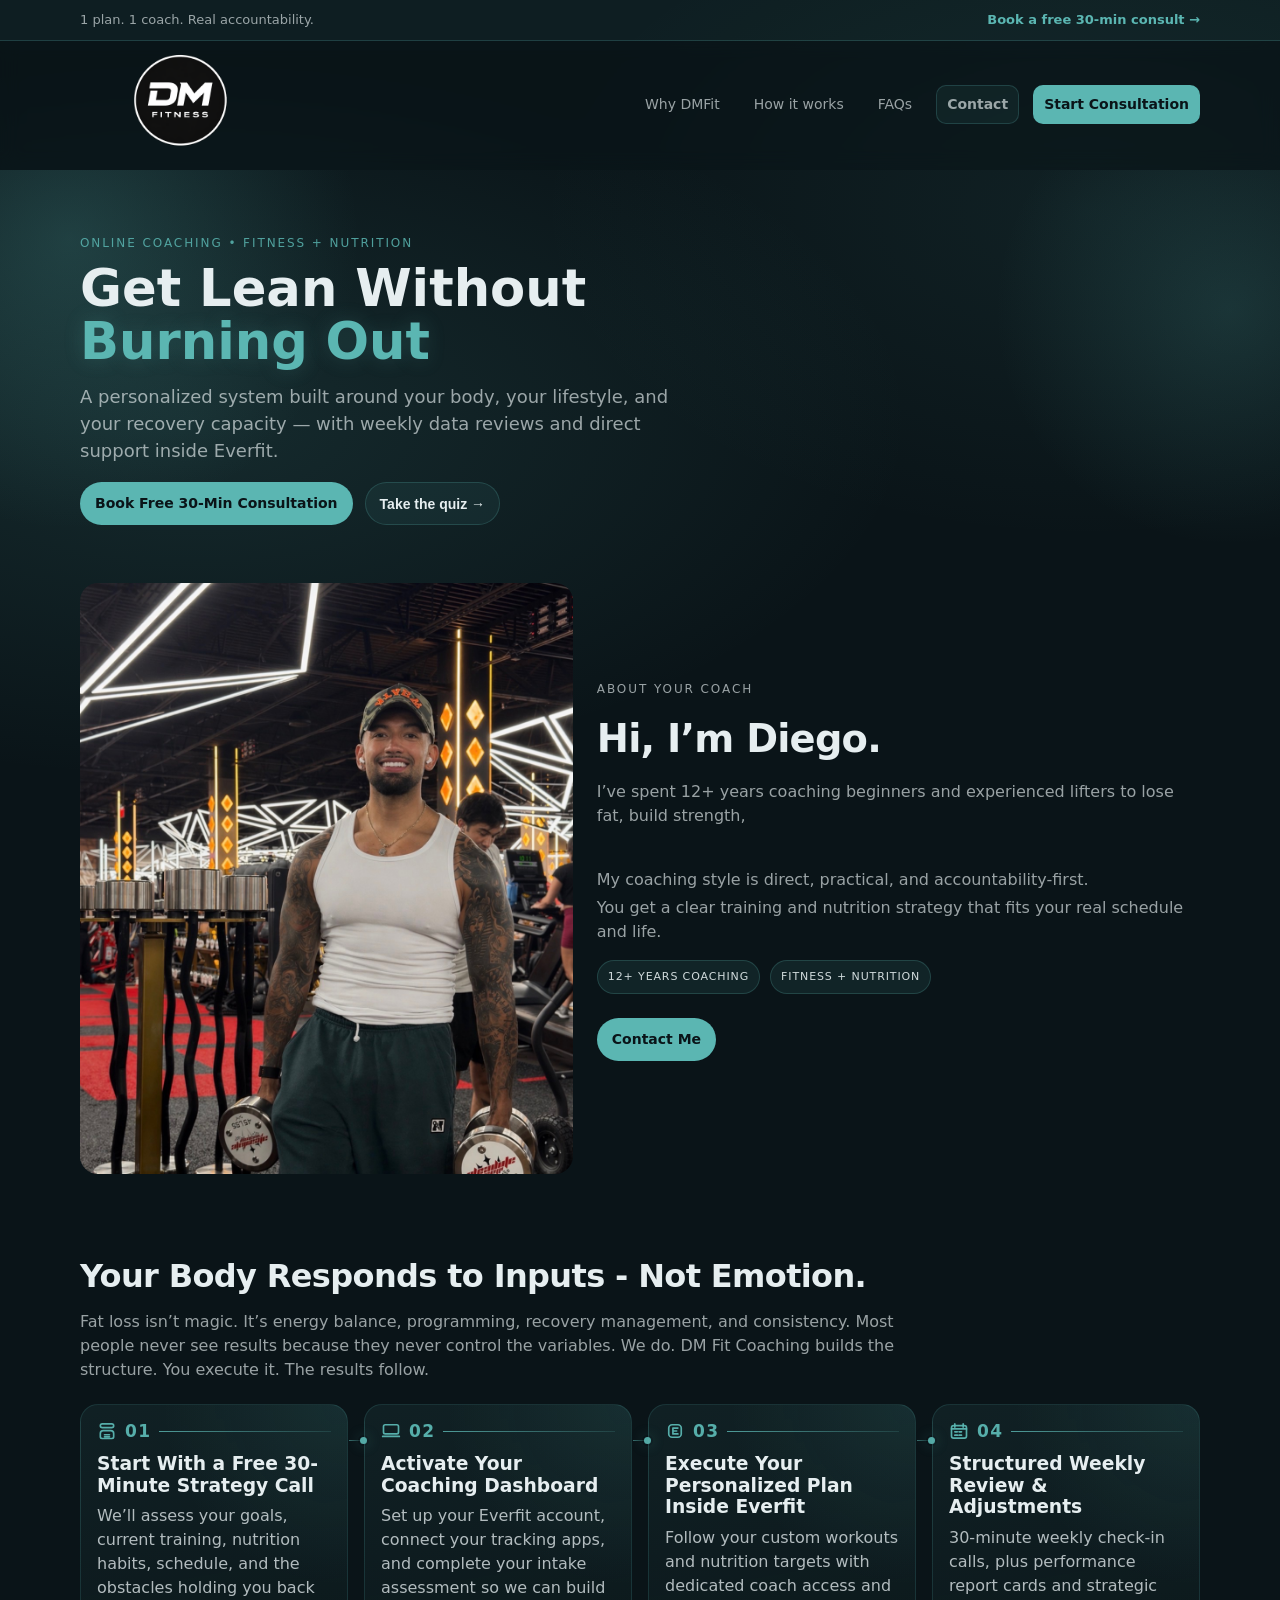
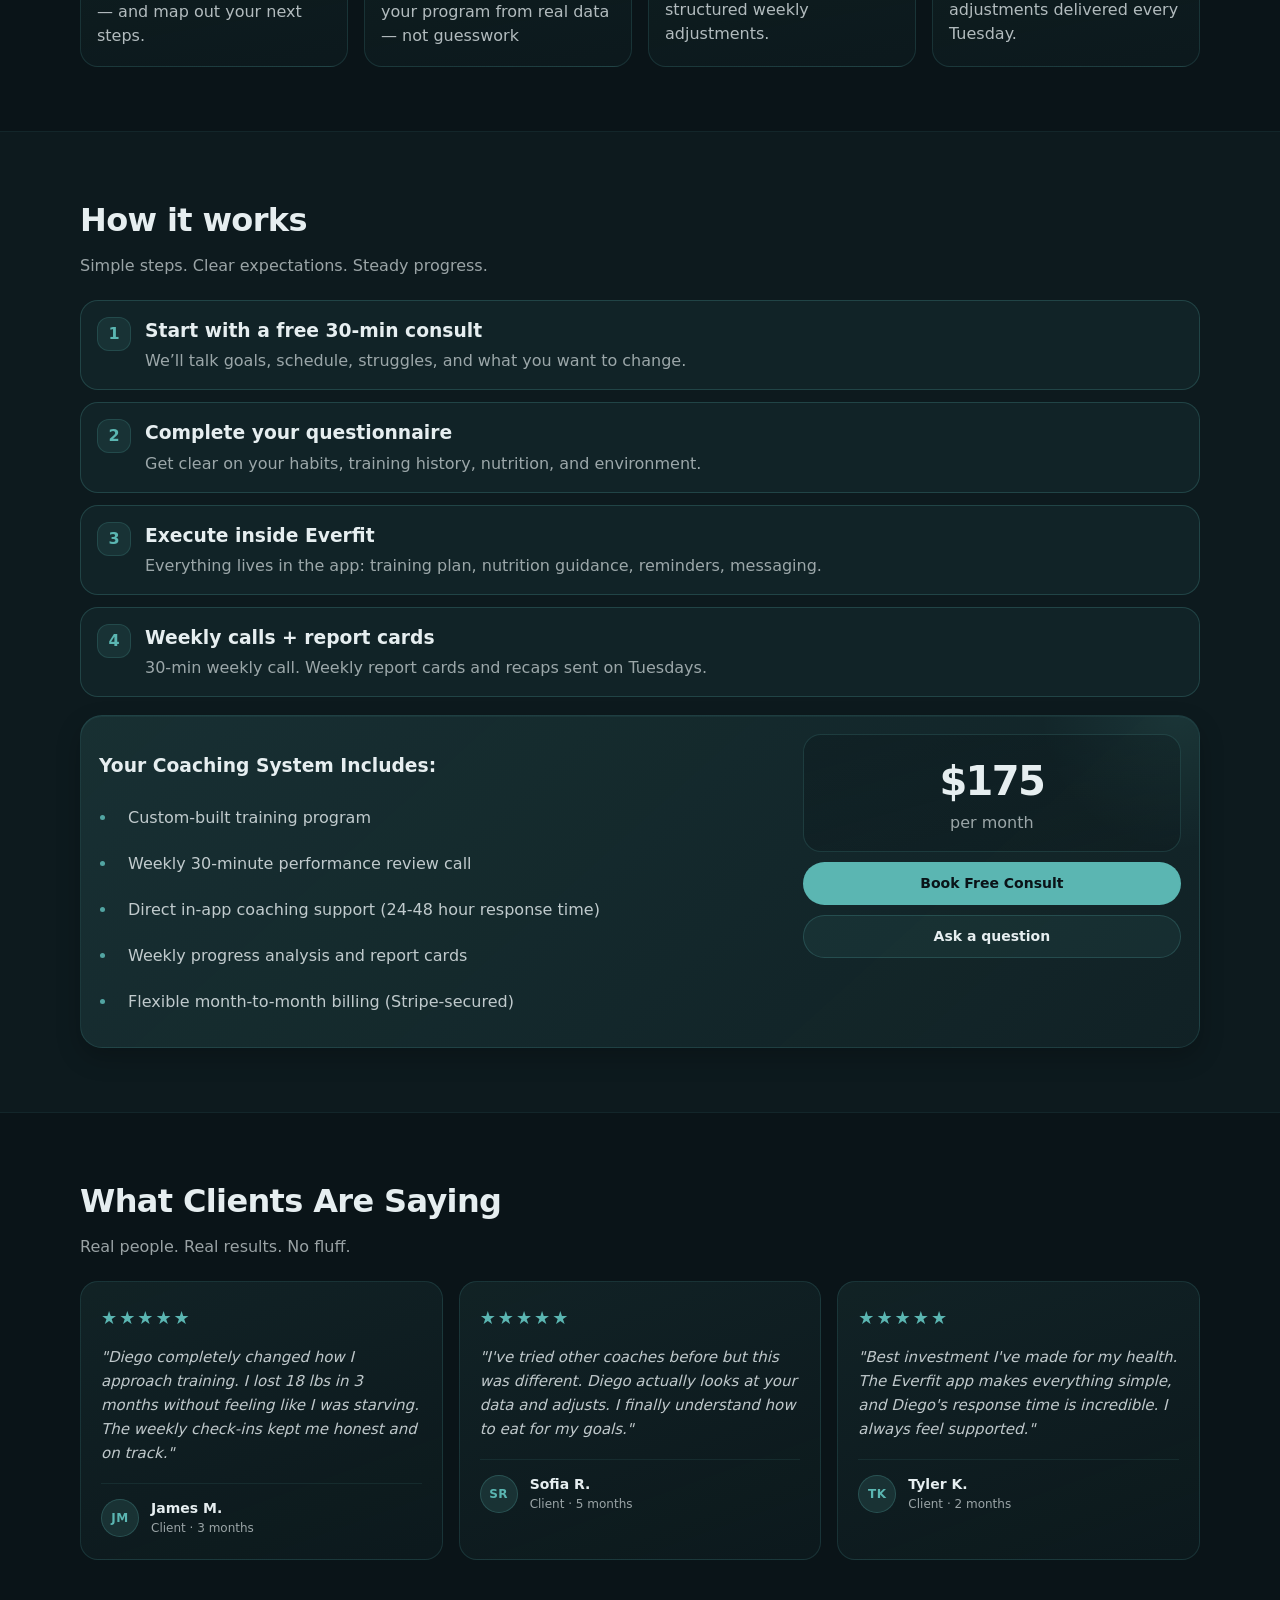
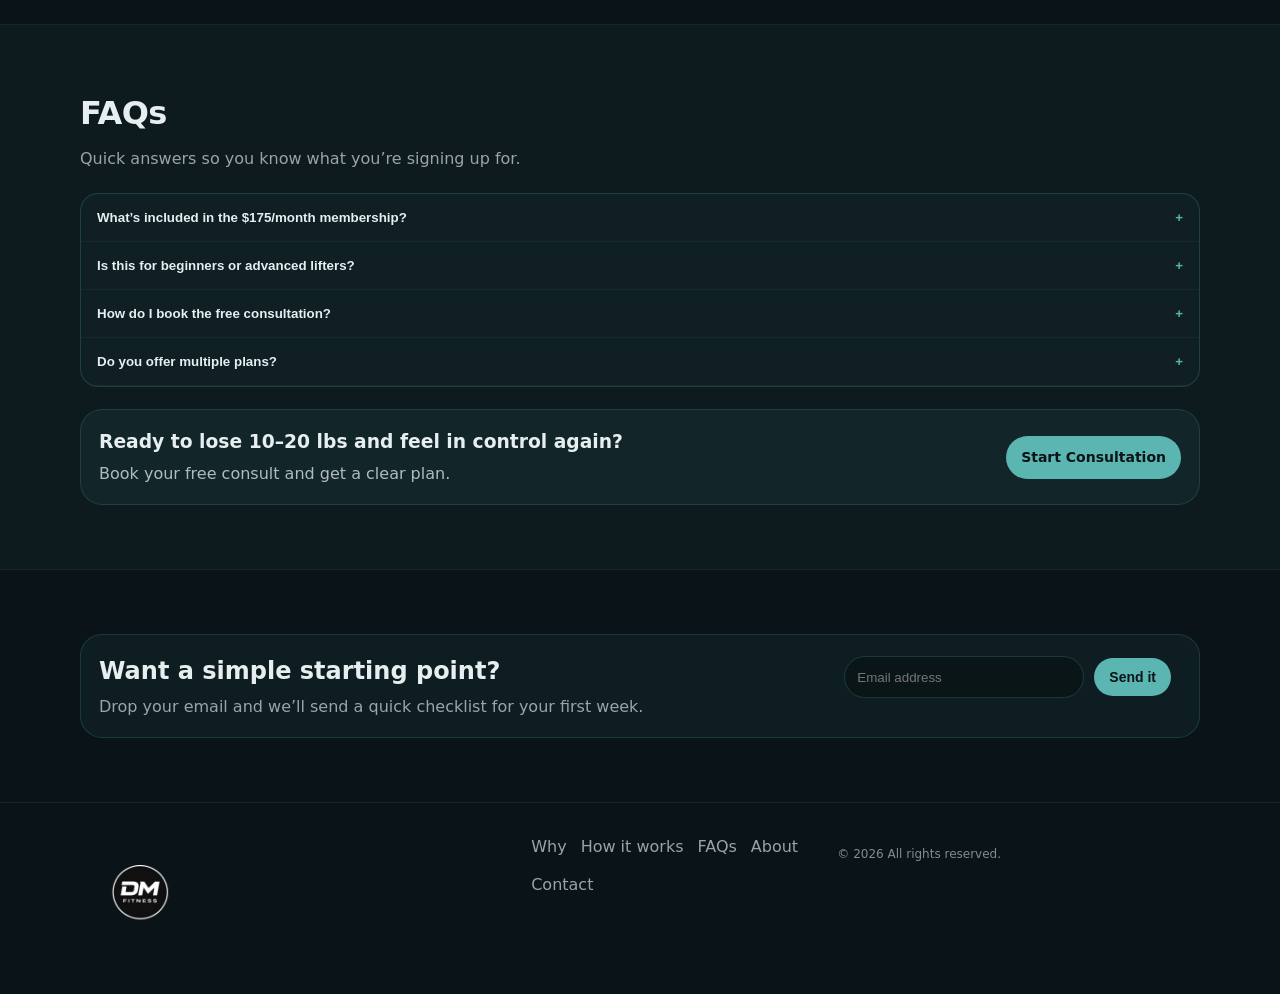
<file: index.html>
<!DOCTYPE html>
<html lang="en">
<head>
  <meta charset="UTF-8" />
  <meta name="viewport" content="width=device-width, initial-scale=1.0" />
  <title>DM Fit Coaching | Online Fitness & Nutrition Coaching</title>
  <meta name="description" content="DM Fit Coaching: Online fitness + nutrition coaching with weekly check-ins, Everfit support, and real accountability. Book a free 30-minute consult." />
  <link rel="stylesheet" href="styles.css" />
</head>
<body>
  <!-- Top announcement -->
  <div class="topbar">
    <div class="container topbar__inner">
      <span>1 plan. 1 coach. Real accountability.</span>
      <a class="topbar__link" href="book.html">Book a free 30-min consult →</a>
    </div>
  </div>

  <!-- Header -->
  <header class="header" id="siteHeader">
    <div class="container header__inner">
      <a class="brand" href="index.html" aria-label="DM Fit Coaching Home">
        <img src="assests/diego-log.png" alt="DM Fit Coaching logo" height="200" width="200">
      </a>

      <nav class="nav" aria-label="Primary navigation">
        <a href="#why">Why DMFit</a>
        <a href="#how">How it works</a>
        <a href="#faq">FAQs</a>
        <a class="btn btn--ghost" href="contact.html">Contact</a>
        <a class="btn btn--top-button" href="book.html">Start Consultation</a>
      </nav>

      <button class="burger" id="burgerBtn" aria-label="Open menu" aria-expanded="false">
        <span></span><span></span><span></span>
      </button>
    </div>

    <!-- Mobile menu -->
    <div class="mobile" id="mobileNav" aria-hidden="true">
      <div class="container mobile__inner">
        <a href="#why" class="mobile__link">Why DMFit</a>
        <a href="#how" class="mobile__link">How it works</a>
        <a href="#faq" class="mobile__link">FAQs</a>
        <a href="contact.html" class="mobile__link">Contact</a>
        <a class="btn btn--primary mobile__cta" href="book.html">Start Consultation</a>
      </div>
    </div>
  </header>

  <!-- Hero -->
  <main>
    <section class="hero">
      <div class="container hero__grid">
        <div class="hero__copy">
          <p class="eyebrow">ONLINE COACHING • FITNESS + NUTRITION</p>
          <h1>Get Lean Without <span class="highlight">Burning Out</span></h1>
          <p class="lead">
            A personalized system built around your body, your lifestyle, and your recovery capacity — with weekly data reviews and direct support inside Everfit.
          </p>

          <div class="hero__cta">
            <a class="btn btn--primary" href="book.html">Book Free 30-Min Consultation</a>
            <button class="btn btn--ghost" id="openQuiz" type="button">Take the quiz →</button>
          </div>


          <!--  deigo removal request<div class="hero__badges">
            <div class="badge">✅ Comprehensive program</div>
            <div class="badge">✅ 1 weekly 30-min call</div>
            <div class="badge">✅ 24-hr response time</div>
            <div class="badge">✅ Weekly recaps (Tuesdays)</div>
          </div> -->
        </div>

        <!-- Removed request by diego <div class="hero__media" aria-label="Hero image area">
          <div class="mediaCard">
            <div class="mediaCard__top">
              <div class="dot"></div><div class="dot"></div><div class="dot"></div>
            </div>
            <div class="mediaCard__content">
              <div class="stat">
                <div class="stat__label">Weekly Momentum</div>
                <div class="stat__value">Consistency → Results</div>
              </div>

              <div class="chat">
                <div class="chat__row chat__row--coach">
                  <div class="chat__bubble">
                    Diego: Solid work this week. Let’s tighten nutrition and keep steps consistent.
                  </div>
                </div>
                <div class="chat__row chat__row--client">
                  <div class="chat__bubble">
                    Client: I finally understand what to eat. I feel better and have more energy.
                  </div>
                </div>
              </div>

              <p class="micro">
                *Visual demo only. Replace this with photos/screenshots later.
              </p>
            </div>
          </div>
        </div> -->
      </div>
    </section>

    <section class="aboutSnap" id="about-preview">
      <div class="container">
        <article class="aboutSnap__panel">
          <div class="aboutSnap__media" data-about-reveal>
            <img src="assests/Diego-new.jpeg" alt="Coach Diego in a training session" />
          </div>

          <div class="aboutSnap__copy">
            <p class="eyebrow">ABOUT YOUR COACH</p>
            <h2 data-about-reveal>Hi, I’m Diego.</h2>
            <p class="aboutSnap__text">
              <span class="aboutSnap__line" data-about-reveal style="--line-index: 0;">I’ve spent 12+ years coaching beginners and experienced lifters to lose fat, build strength,</span>
              <span class="aboutSnap__line" data-about-reveal style="--line-index: 1;">and stay consistent without extreme plans.</span>
            </p>
            <p class="aboutSnap__text">
              <span class="aboutSnap__line" data-about-reveal style="--line-index: 2;">My coaching style is direct, practical, and accountability-first.</span>
              <span class="aboutSnap__line" data-about-reveal style="--line-index: 3;">You get a clear training and nutrition strategy that fits your real schedule and life.</span>
            </p>

            <div class="aboutSnap__meta" data-about-reveal>
              <span>12+ years coaching</span>
              <span>Fitness + nutrition</span>
            </div>

            <div class="hero__cta">
              <a class="btn btn--primary" data-about-reveal href="contact.html">Contact Me</a>
            </div>
          </div>
        </article>
      </div>
    </section>

    <!-- Why -->
    <section class="section" id="why">
      <div class="container">
        <div class="section__head">
          <h2>Your Body Responds to Inputs - Not Emotion.</h2>
          <p>
         Fat loss isn’t magic.
It’s energy balance, programming, recovery management, and consistency.
Most people never see results because they never control the variables.
We do.
DM Fit Coaching builds the structure. You execute it. The results follow.
          </p>
        </div>

        <div class="cards cards--pillars">
          <article class="card">
            <div class="pillarTop">
              <svg aria-hidden="true" xmlns="http://www.w3.org/2000/svg" width="24" height="24" fill="none" viewBox="0 0 24 24">
                <rect x="4" y="3.5" width="16" height="4.5" rx="2.25" stroke="currentColor" stroke-width="2"/>
                <path stroke="currentColor" stroke-linecap="round" stroke-linejoin="round" stroke-width="2" d="M4 15a3.5 3.5 0 0 1 3.5-3.5h9A3.5 3.5 0 0 1 20 15v4a2 2 0 0 1-2 2H6a2 2 0 0 1-2-2v-4Z"/>
                <path stroke="currentColor" stroke-linecap="round" stroke-width="2" d="M9 16.5h6M9 19h6"/>
              </svg>
              <span class="pillarNum">01</span>
              <span class="pillarLine"></span>
            </div>

            <h3>Start With a Free 30-Minute Strategy Call</h3>
            <p>We’ll assess your goals, current training, nutrition habits, schedule, and the obstacles holding you back — and map out your next steps.</p>
          </article>
          <article class="card">
            <div class="pillarTop">
              <svg aria-hidden="true" xmlns="http://www.w3.org/2000/svg" width="24" height="24" fill="none" viewBox="0 0 24 24">
                <rect x="3" y="4.5" width="18" height="11" rx="2" stroke="currentColor" stroke-width="2"/>
                <path stroke="currentColor" stroke-linecap="round" stroke-width="2" d="M2 18.5h20M9.5 18.5h5"/>
              </svg>
              <span class="pillarNum">02</span>
              <span class="pillarLine"></span>
            </div>

            <h3>Activate Your Coaching Dashboard</h3>
            <p>Set up your Everfit account, connect your tracking apps, and complete your intake assessment so we can build your program from real data — not guesswork</p>
          </article>
          <article class="card">
            <div class="pillarTop">
              <svg aria-hidden="true" xmlns="http://www.w3.org/2000/svg" width="24" height="24" fill="none" viewBox="0 0 24 24">
                <rect x="4.5" y="4.5" width="15" height="15" rx="4" stroke="currentColor" stroke-width="2"/>
                <path stroke="currentColor" stroke-linecap="round" stroke-linejoin="round" stroke-width="2" d="M15.5 8.5h-6v7h6M9.5 12h4.5"/>
              </svg>
              <span class="pillarNum">03</span>
              <span class="pillarLine"></span>
            </div>

            <h3>Execute Your Personalized Plan Inside Everfit</h3>
            <p>Follow your custom workouts and nutrition targets with dedicated coach access and structured weekly adjustments.</p>
          </article>
           <article class="card">
            <div class="pillarTop">
              <svg aria-hidden="true" xmlns="http://www.w3.org/2000/svg" width="24" height="24" fill="none" viewBox="0 0 24 24">
                <rect x="3" y="5.5" width="18" height="15" rx="2.5" stroke="currentColor" stroke-width="2"/>
                <path stroke="currentColor" stroke-linecap="round" stroke-width="2" d="M7 3.5v4M17 3.5v4M3 9.5h18M7 13h3M12 13h3M7 17h3M12 17h3"/>
              </svg>
              <span class="pillarNum">04</span>
              <span class="pillarLine"></span>
            </div>

            <h3>Structured Weekly Review & Adjustments</h3>
            <p>30-minute weekly check-in calls, plus performance report cards and strategic adjustments delivered every Tuesday.</p>
          </article>
        </div>
      </div>
    </section>

    <!-- How it works -->
    <section class="section section--alt" id="how">
      <div class="container">
        <div class="section__head">
          <h2>How it works</h2>
          <p>Simple steps. Clear expectations. Steady progress.</p>
        </div>

        <div class="steps">
          <div class="step">
            <div class="step__num">1</div>
            <div class="step__body">
              <h3>Start with a free 30-min consult</h3>
              <p>We’ll talk goals, schedule, struggles, and what you want to change.</p>
            </div>
          </div>

          <div class="step">
            <div class="step__num">2</div>
            <div class="step__body">
              <h3>Complete your questionnaire</h3>
              <p>Get clear on your habits, training history, nutrition, and environment.</p>
            </div>
          </div>

          <div class="step">
            <div class="step__num">3</div>
            <div class="step__body">
              <h3>Execute inside Everfit</h3>
              <p>Everything lives in the app: training plan, nutrition guidance, reminders, messaging.</p>
            </div>
          </div>

          <div class="step">
            <div class="step__num">4</div>
            <div class="step__body">
              <h3>Weekly calls + report cards</h3>
              <p>30-min weekly call. Weekly report cards and recaps sent on Tuesdays.</p>
            </div>
          </div>
        </div>

        <div class="callout">
          <div>
            <h3>Your Coaching System Includes:</h3>
            <ul class="checklist">
              <li>Custom-built training program</li>
              <li>Weekly 30-minute performance review call</li>
              <li>Direct in-app coaching support (24-48 hour response time)</li>
              <li>Weekly progress analysis and report cards</li>
              <li>Flexible month-to-month billing (Stripe-secured)</li>
            </ul>
          </div>
          <div class="callout__cta">
            <div class="priceTag">
              <div class="priceTag__amount">$175</div>
              <div class="priceTag__term">per month</div>
            </div>
            <a class="btn btn--primary btn--wide" href="book.html">Book Free Consult</a>
            <a class="btn btn--ghost btn--wide" href="contact.html">Ask a question</a>
          </div>
        </div>
      </div>
    </section>

    <!-- Reviews -->
    <section class="section" id="reviews">
      <div class="container">
        <div class="section__head">
          <h2>What Clients Are Saying</h2>
          <p>Real people. Real results. No fluff.</p>
        </div>

        <div class="reviews__grid">
          <article class="reviewCard">
            <div class="reviewCard__stars" aria-label="5 out of 5 stars">★★★★★</div>
            <blockquote class="reviewCard__quote">
              "Diego completely changed how I approach training. I lost 18 lbs in 3 months without feeling like I was starving. The weekly check-ins kept me honest and on track."
            </blockquote>
            <footer class="reviewCard__footer">
              <div class="reviewCard__avatar">JM</div>
              <div>
                <div class="reviewCard__name">James M.</div>
                <div class="reviewCard__meta">Client · 3 months</div>
              </div>
            </footer>
          </article>

          <article class="reviewCard">
            <div class="reviewCard__stars" aria-label="5 out of 5 stars">★★★★★</div>
            <blockquote class="reviewCard__quote">
              "I've tried other coaches before but this was different. Diego actually looks at your data and adjusts. I finally understand how to eat for my goals."
            </blockquote>
            <footer class="reviewCard__footer">
              <div class="reviewCard__avatar">SR</div>
              <div>
                <div class="reviewCard__name">Sofia R.</div>
                <div class="reviewCard__meta">Client · 5 months</div>
              </div>
            </footer>
          </article>

          <article class="reviewCard">
            <div class="reviewCard__stars" aria-label="5 out of 5 stars">★★★★★</div>
            <blockquote class="reviewCard__quote">
              "Best investment I've made for my health. The Everfit app makes everything simple, and Diego's response time is incredible. I always feel supported."
            </blockquote>
            <footer class="reviewCard__footer">
              <div class="reviewCard__avatar">TK</div>
              <div>
                <div class="reviewCard__name">Tyler K.</div>
                <div class="reviewCard__meta">Client · 2 months</div>
              </div>
            </footer>
          </article>
        </div>
      </div>
    </section>

    <!-- FAQ -->
    <section class="section section--alt" id="faq">
      <div class="container">
        <div class="section__head">
          <h2>FAQs</h2>
          <p>Quick answers so you know what you’re signing up for.</p>
        </div>

        <div class="faq" data-accordion>
          <button class="faq__q" aria-expanded="false">
            What’s included in the $175/month membership?
            <span class="faq__icon">+</span>
          </button>
          <div class="faq__a">
            You get fitness + nutrition coaching, 1 weekly 30-min virtual call, weekly report cards and recaps (Tuesdays),
            and support inside the Everfit app with a 24-hr response time.
          </div>

          <button class="faq__q" aria-expanded="false">
            Is this for beginners or advanced lifters?
            <span class="faq__icon">+</span>
          </button>
          <div class="faq__a">
            All levels. The plan is built around your current ability, schedule, and goals.
          </div>

          <button class="faq__q" aria-expanded="false">
            How do I book the free consultation?
            <span class="faq__icon">+</span>
          </button>
          <div class="faq__a">
            Use the booking page and choose a 30-minute slot. After booking, you’ll receive next steps.
          </div>

          <button class="faq__q" aria-expanded="false">
            Do you offer multiple plans?
            <span class="faq__icon">+</span>
          </button>
          <div class="faq__a">
            Right now it’s one simple plan to keep results consistent and the process clear.
          </div>
        </div>

        <div class="ctaBand">
          <div>
            <h3>Ready to lose 10–20 lbs and feel in control again?</h3>
            <p>Book your free consult and get a clear plan.</p>
          </div>
          <a class="btn btn--primary" href="book.html">Start Consultation</a>
        </div>
      </div>
    </section>

    <!-- Newsletter / lead -->
    <section class="section" id="lead">
      <div class="container">
        <div class="leadBox">
          <div class="leadBox__copy">
            <h2>Want a simple starting point?</h2>
            <p>Drop your email and we’ll send a quick checklist for your first week.</p>
          </div>

          <form class="leadBox__form" id="leadForm" novalidate>
            <label class="srOnly" for="leadEmail">Email</label>
            <input id="leadEmail" name="email" type="email" placeholder="Email address" required />
            <button class="btn btn--primary" type="submit">Send it</button>
            <p class="formMsg" id="leadMsg" aria-live="polite"></p>
          </form>
        </div>
      </div>
    </section>
  </main>

  <!-- Quiz modal -->
  <div class="modal" id="quizModal" aria-hidden="true" role="dialog" aria-labelledby="quizTitle">
    <div class="modal__backdrop" data-quiz-close></div>
    <div class="quiz__panel" role="document">

      <div class="quiz__bar">
        <div class="quiz__barFill" id="quizProgressBar"></div>
      </div>

      <button class="quiz__close" aria-label="Close quiz" data-quiz-close>✕</button>

      <div class="quiz__body">
        <div class="quiz__slides" id="quizSlides">

          <div class="quiz__slide" data-step="1">
            <p class="quiz__label">1 of 4</p>
            <h2 id="quizTitle" class="quiz__q">What's your main goal?</h2>
            <div class="quiz__options">
              <button class="quiz__opt" data-next="2">Lose fat and get leaner</button>
              <button class="quiz__opt" data-next="2">Build muscle and get stronger</button>
              <button class="quiz__opt" data-next="2">Both — lose fat and build muscle</button>
              <button class="quiz__opt" data-next="2">Improve overall health</button>
            </div>
          </div>

          <div class="quiz__slide" data-step="2">
            <p class="quiz__label">2 of 4</p>
            <h2 class="quiz__q">How long have you been training?</h2>
            <div class="quiz__options">
              <button class="quiz__opt" data-next="3">Just getting started</button>
              <button class="quiz__opt" data-next="3">Less than 6 months</button>
              <button class="quiz__opt" data-next="3">6 months – 2 years</button>
              <button class="quiz__opt" data-next="3">2+ years, not seeing results</button>
            </div>
          </div>

          <div class="quiz__slide" data-step="3">
            <p class="quiz__label">3 of 4</p>
            <h2 class="quiz__q">What's your biggest challenge?</h2>
            <div class="quiz__options">
              <button class="quiz__opt" data-next="4">I don't know what to eat</button>
              <button class="quiz__opt" data-next="4">I can't stay consistent</button>
              <button class="quiz__opt" data-next="4">I train but don't see results</button>
              <button class="quiz__opt" data-next="4">I don't have a plan</button>
            </div>
          </div>

          <div class="quiz__slide" data-step="4">
            <p class="quiz__label">4 of 4</p>
            <h2 class="quiz__q">How soon do you want to start?</h2>
            <div class="quiz__options">
              <button class="quiz__opt" data-next="result">Right now</button>
              <button class="quiz__opt" data-next="result">Within the next month</button>
              <button class="quiz__opt" data-next="result">Just exploring my options</button>
            </div>
          </div>

          <div class="quiz__slide quiz__result" data-step="result">
            <p class="quiz__label">Here's what we found</p>
            <h2 class="quiz__q" id="quizResultHeading">You're a great fit.</h2>
            <p class="quiz__resultText" id="quizResultMsg"></p>
            <div class="quiz__resultAnswers" id="quizResultAnswers"></div>
            <a class="btn btn--primary btn--wide" href="book.html">Book Your Free Consult</a>
          </div>

        </div>
      </div>
    </div>
  </div>

  <!-- Pricing modal -->
  <div class="modal" id="pricingModal" aria-hidden="true" role="dialog" aria-labelledby="pricingTitle">
    <div class="modal__backdrop" data-close></div>
    <div class="modal__panel" role="document">
      <div class="modal__head">
        <h3 id="pricingTitle">Membership pricing</h3>
        <button class="iconBtn" aria-label="Close" data-close>✕</button>
      </div>
      <div class="modal__body">
        <div class="pricingCard">
          <div class="pricingCard__top">
            <h4>DM Fit Coaching Membership</h4>
            <p class="pricingCard__price">$175 <span>/ month</span></p>
          </div>
          <ul class="checklist">
            <li>Custom-built training program</li>
            <li>Precision macro guidance</li>
            <li>Weekly 30-minute performance review call</li>
            <li>Direct in-app coaching support</li>
            <li>Weekly progress analysis and report cards</li>
            <li>Flexible month-to-month billing (Stripe-secured)</li>
          </ul>
          <a class="btn btn--primary btn--wide" href="book.html">Book Free Consult</a>
        </div>
        <p class="micro">*Stripe + Everfit billing can be connected after launch.</p>
      </div>
    </div>
  </div>

  <!-- Footer -->
  <footer class="footer">
    <div class="container footer__inner">
      <div class="footer__brand">
        <a class="footer__logoLink" href="index.html" aria-label="DM Fit Coaching Home">
          <img class="footer__logo" src="assests/diego-log.png" alt="DM Fit Coaching logo" height="120" width="120">
        </a>
      </div>

      <div class="footer__links">
        <a href="#why">Why</a>
        <a href="#how">How it works</a>
        <a href="#faq">FAQs</a>
        <a href="about.html">About</a>
        <a href="contact.html">Contact</a>
      </div>

      <div class="footer__cta">
        <p class="micro">© <span id="year"></span> All rights reserved.</p>
      </div>
    </div>
  </footer>

  <script src="script.js"></script>
</body>
</html>
</file>
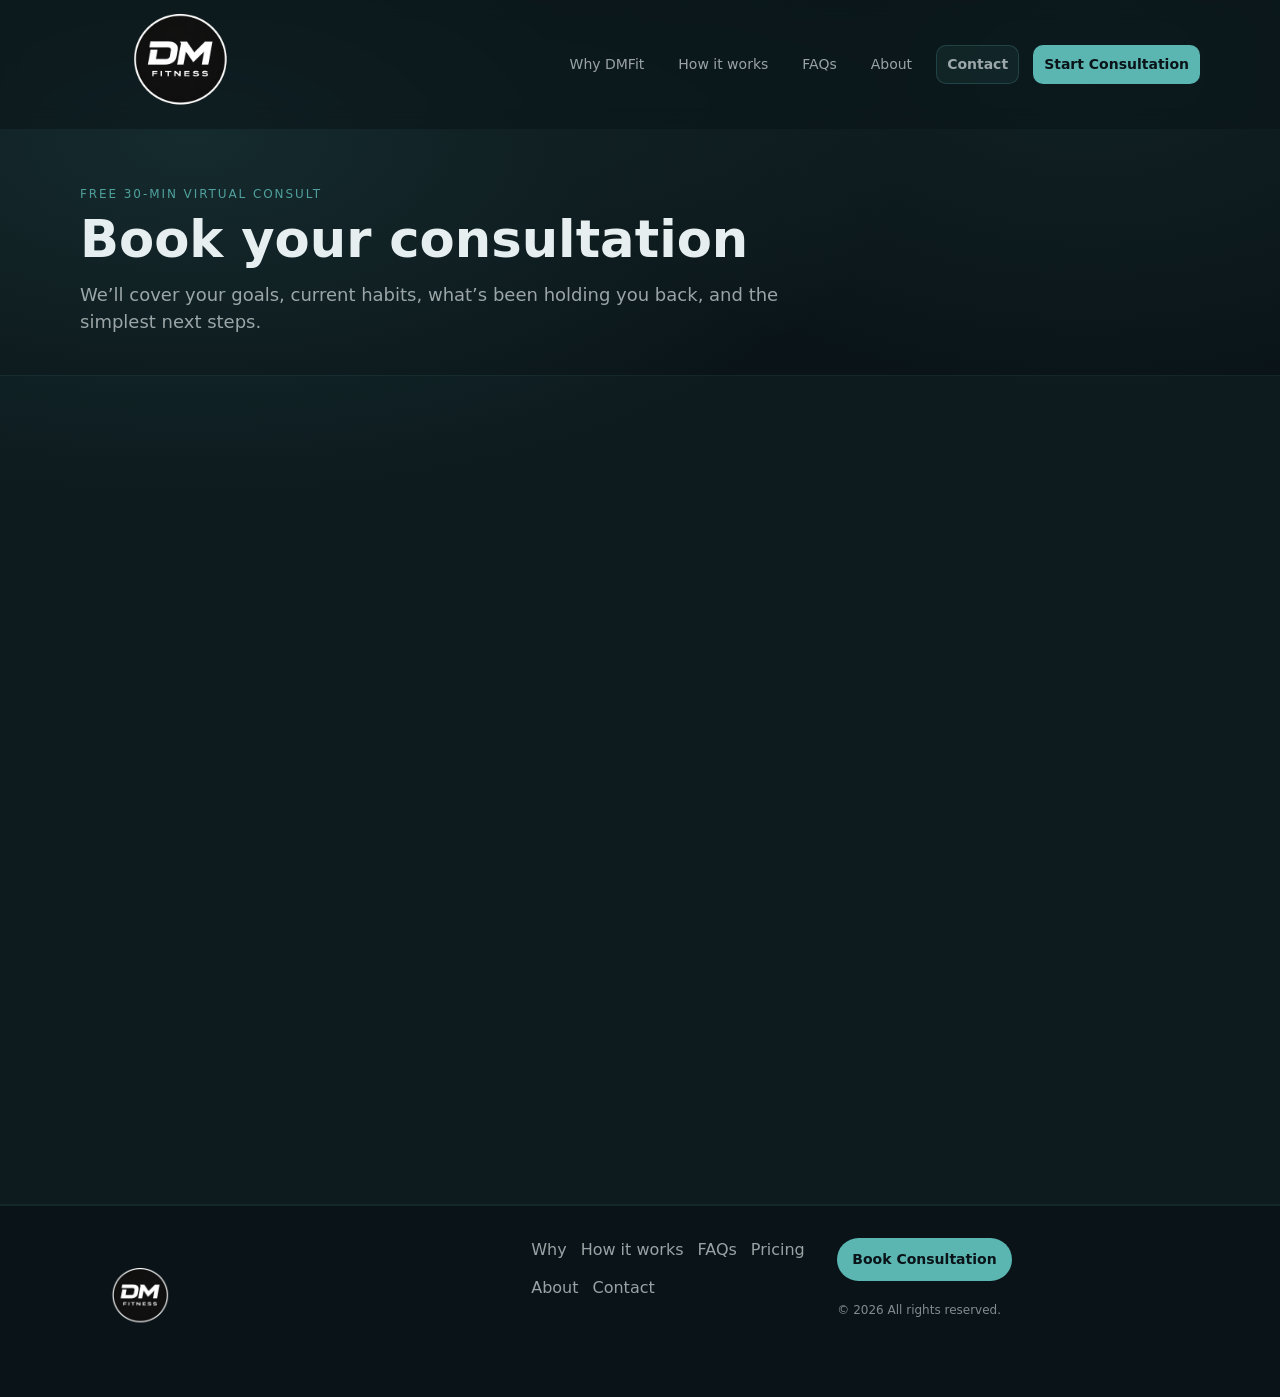
<file: book.html>
<!DOCTYPE html>
<html lang="en">
<head>
  <meta charset="UTF-8" />
  <meta name="viewport" content="width=device-width, initial-scale=1.0" />
  <title>Book a Free Consultation | DM Fit Coaching</title>
  <meta name="description" content="Book a free 30-minute virtual consultation with DM Fit Coaching." />
  <link rel="stylesheet" href="styles.css" />
</head>
<body>
  <header class="header header--simple" id="siteHeader">
    <div class="container header__inner">
      <a class="brand" href="index.html" aria-label="DM Fit Coaching Home">
        <img src="assests/diego-log.png" alt="DM Fit Coaching logo" height="200" width="200">
      </a>

      <nav class="nav" aria-label="Primary navigation">
        <a href="index.html#why">Why DMFit</a>
        <a href="index.html#how">How it works</a>
        <a href="index.html#faq">FAQs</a>
        <a href="about.html">About</a>
        <a class="btn btn--ghost" href="contact.html">Contact</a>
        <a class="btn btn--top-button" href="book.html">Start Consultation</a>
      </nav>

      <button class="burger" id="burgerBtn" aria-label="Open menu" aria-expanded="false">
        <span></span><span></span><span></span>
      </button>
    </div>

    <div class="mobile" id="mobileNav" aria-hidden="true">
      <div class="container mobile__inner">
        <a href="index.html#why" class="mobile__link">Why DMFit</a>
        <a href="index.html#how" class="mobile__link">How it works</a>
        <a href="index.html#faq" class="mobile__link">FAQs</a>
        <a href="about.html" class="mobile__link">About</a>
        <a href="contact.html" class="mobile__link">Contact</a>
        <a class="btn btn--primary mobile__cta" href="book.html">Start Consultation</a>
      </div>
    </div>
  </header>

  <main>
    <section class="pageHero">
      <div class="container">
        <p class="eyebrow">FREE 30-MIN VIRTUAL CONSULT</p>
        <h1>Book your consultation</h1>
        <p class="lead">
          We’ll cover your goals, current habits, what’s been holding you back, and the simplest next steps.
        </p>
      </div>
    </section>

    <section class="section section--alt">
      <div class="container">
        <link href="https://assets.calendly.com/assets/external/widget.css" rel="stylesheet">
        <div class="calendly-inline-widget" data-url="https://calendly.com/dmfitnesscoaching/30min" style="min-width:320px;height:700px;"></div>
        <script src="https://assets.calendly.com/assets/external/widget.js" async></script>
      </div>
    </section>
  </main>

  <footer class="footer">
    <div class="container footer__inner">
      <div class="footer__brand">
        <a class="footer__logoLink" href="index.html" aria-label="DM Fit Coaching Home">
          <img class="footer__logo" src="assests/diego-log.png" alt="DM Fit Coaching logo" height="120" width="120">
        </a>
      </div>

      <div class="footer__links">
        <a href="index.html#why">Why</a>
        <a href="index.html#how">How it works</a>
        <a href="index.html#faq">FAQs</a>
        <a href="pricing.html">Pricing</a>
        <a href="about.html">About</a>
        <a href="contact.html">Contact</a>
      </div>

      <div class="footer__cta">
        <a class="btn btn--primary" href="book.html">Book Consultation</a>
        <p class="micro">© <span id="year"></span> All rights reserved.</p>
      </div>
    </div>
  </footer>

  <script src="script.js"></script>
</body>
</html>
</file>
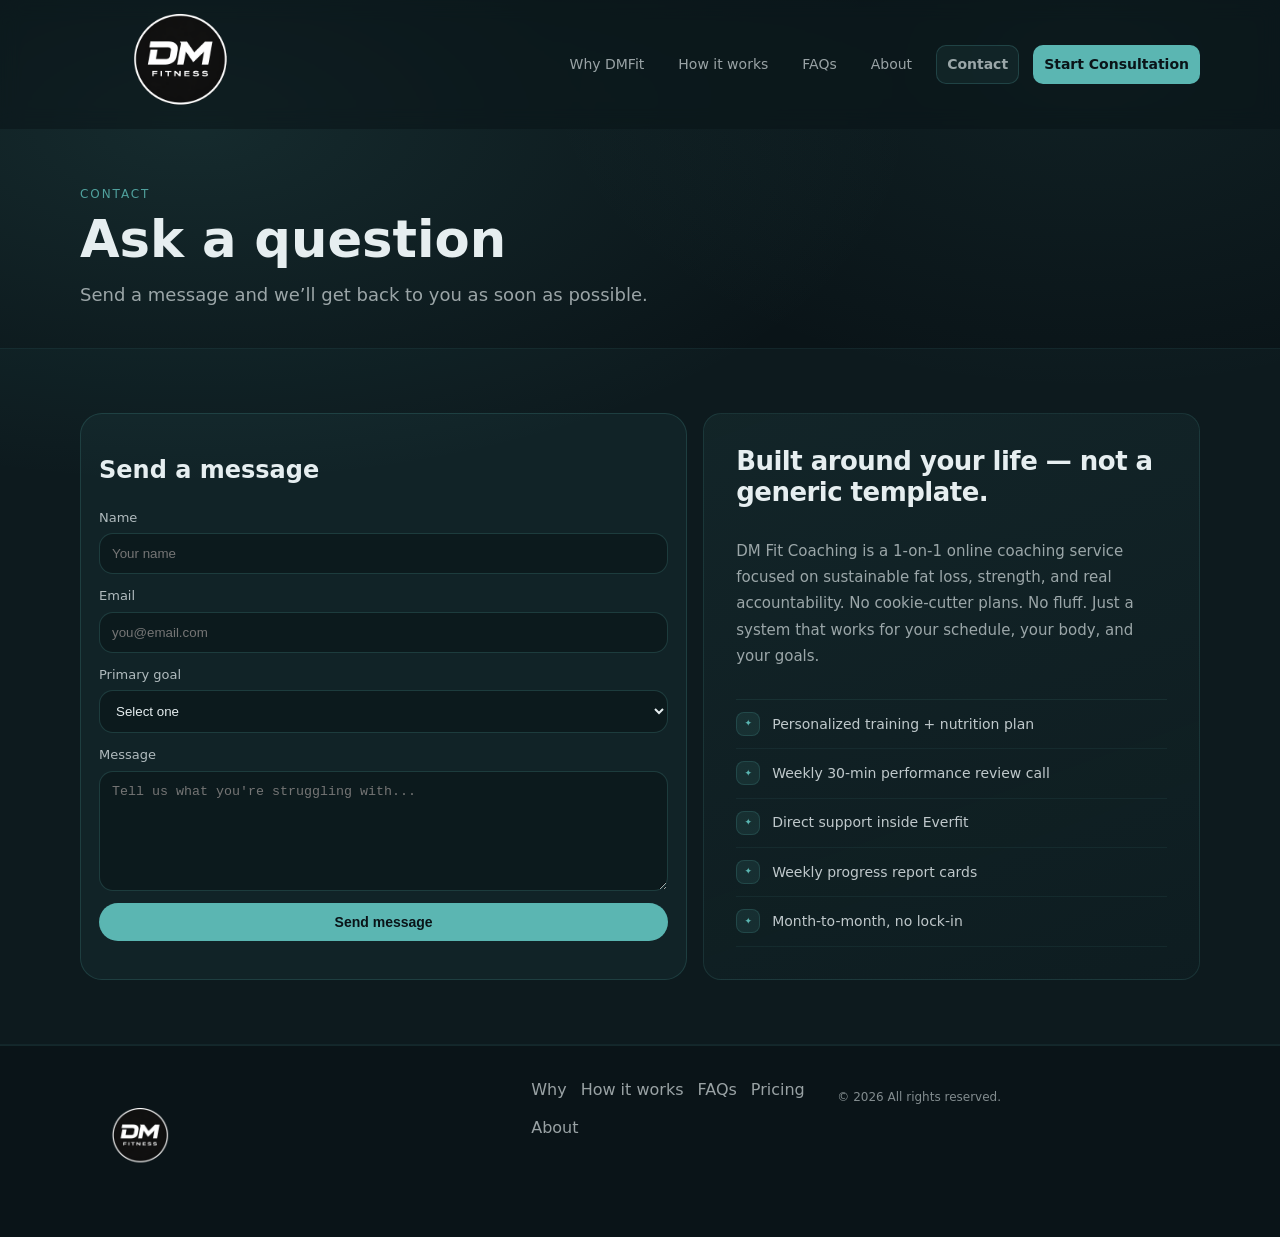
<file: contact.html>
<!DOCTYPE html>
<html lang="en">
<head>
  <meta charset="UTF-8" />
  <meta name="viewport" content="width=device-width, initial-scale=1.0" />
  <title>Contact | DM Fit Coaching</title>
  <meta name="description" content="Contact DM Fit Coaching. Ask a question or request details about membership." />
  <link rel="stylesheet" href="styles.css" />
</head>
<body>
  <header class="header header--simple" id="siteHeader">
    <div class="container header__inner">
      <a class="brand" href="index.html" aria-label="DM Fit Coaching Home">
        <img src="assests/diego-log.png" alt="DM Fit Coaching logo" height="200" width="200">
      </a>

      <nav class="nav" aria-label="Primary navigation">
        <a href="index.html#why">Why DMFit</a>
        <a href="index.html#how">How it works</a>
        <a href="index.html#faq">FAQs</a>
        <a href="about.html">About</a>
        <a class="btn btn--ghost" href="contact.html">Contact</a>
        <a class="btn btn--top-button" href="book.html">Start Consultation</a>
      </nav>

      <button class="burger" id="burgerBtn" aria-label="Open menu" aria-expanded="false">
        <span></span><span></span><span></span>
      </button>
    </div>

    <div class="mobile" id="mobileNav" aria-hidden="true">
      <div class="container mobile__inner">
        <a href="index.html#why" class="mobile__link">Why DMFit</a>
        <a href="index.html#how" class="mobile__link">How it works</a>
        <a href="index.html#faq" class="mobile__link">FAQs</a>
        <a href="about.html" class="mobile__link">About</a>
        <a href="contact.html" class="mobile__link">Contact</a>
        <a class="btn btn--primary mobile__cta" href="book.html">Start Consultation</a>
      </div>
    </div>
  </header>

  <main>
    <section class="pageHero">
      <div class="container">
        <p class="eyebrow">CONTACT</p>
        <h1>Ask a question</h1>
        <p class="lead">Send a message and we’ll get back to you as soon as possible.</p>
      </div>
    </section>

    <section class="section section--alt">
      <div class="container">
        <div class="contactGrid">

          <div class="contactCard">
            <h2>Send a message</h2>
            <form class="form" id="contactForm" novalidate>
              <div class="field">
                <label for="name">Name</label>
                <input id="name" name="name" type="text" placeholder="Your name" required />
              </div>
              <div class="field">
                <label for="email">Email</label>
                <input id="email" name="email" type="email" placeholder="you@email.com" required />
              </div>
              <div class="field">
                <label for="goal">Primary goal</label>
                <select id="goal" name="goal" required>
                  <option value="" selected disabled>Select one</option>
                  <option>Lose 10–20 lbs</option>
                  <option>Build muscle</option>
                  <option>Improve energy / lifestyle balance</option>
                  <option>General fitness guidance</option>
                </select>
              </div>
              <div class="field">
                <label for="message">Message</label>
                <textarea id="message" name="message" rows="5" placeholder="Tell us what you're struggling with..." required></textarea>
              </div>
              <button class="btn btn--primary btn--wide" type="submit">Send message</button>
              <p class="formMsg" id="contactMsg" aria-live="polite"></p>
            </form>
          </div>

          <aside class="contactAside">
            <div class="contactInfo">
              
              <h3 class="contactInfo__heading">Built around your life — not a generic template.</h3>
              <p class="contactInfo__body">DM Fit Coaching is a 1-on-1 online coaching service focused on sustainable fat loss, strength, and real accountability. No cookie-cutter plans. No fluff. Just a system that works for your schedule, your body, and your goals.</p>

              <ul class="contactInfo__list">
                <li>
                  <span class="contactInfo__icon">✦</span>
                  <span>Personalized training + nutrition plan</span>
                </li>
                <li>
                  <span class="contactInfo__icon">✦</span>
                  <span>Weekly 30-min performance review call</span>
                </li>
                <li>
                  <span class="contactInfo__icon">✦</span>
                  <span>Direct support inside Everfit</span>
                </li>
                <li>
                  <span class="contactInfo__icon">✦</span>
                  <span>Weekly progress report cards</span>
                </li>
                <li>
                  <span class="contactInfo__icon">✦</span>
                  <span>Month-to-month, no lock-in</span>
                </li>
              </ul>

             

              
            </div>
          </aside>

        </div>
      </div>
    </section>
  </main>

  <footer class="footer">
    <div class="container footer__inner">
      <div class="footer__brand">
        <a class="footer__logoLink" href="index.html" aria-label="DM Fit Coaching Home">
          <img class="footer__logo" src="assests/diego-log.png" alt="DM Fit Coaching logo" height="120" width="120">
        </a>
      </div>

      <div class="footer__links">
        <a href="index.html#why">Why</a>
        <a href="index.html#how">How it works</a>
        <a href="index.html#faq">FAQs</a>
        <a href="pricing.html">Pricing</a>
        <a href="about.html">About</a>
      </div>

      <div class="footer__cta">
        
        <p class="micro">© <span id="year"></span> All rights reserved.</p>
      </div>
    </div>
  </footer>

  <script src="script.js"></script>
</body>
</html>
</file>
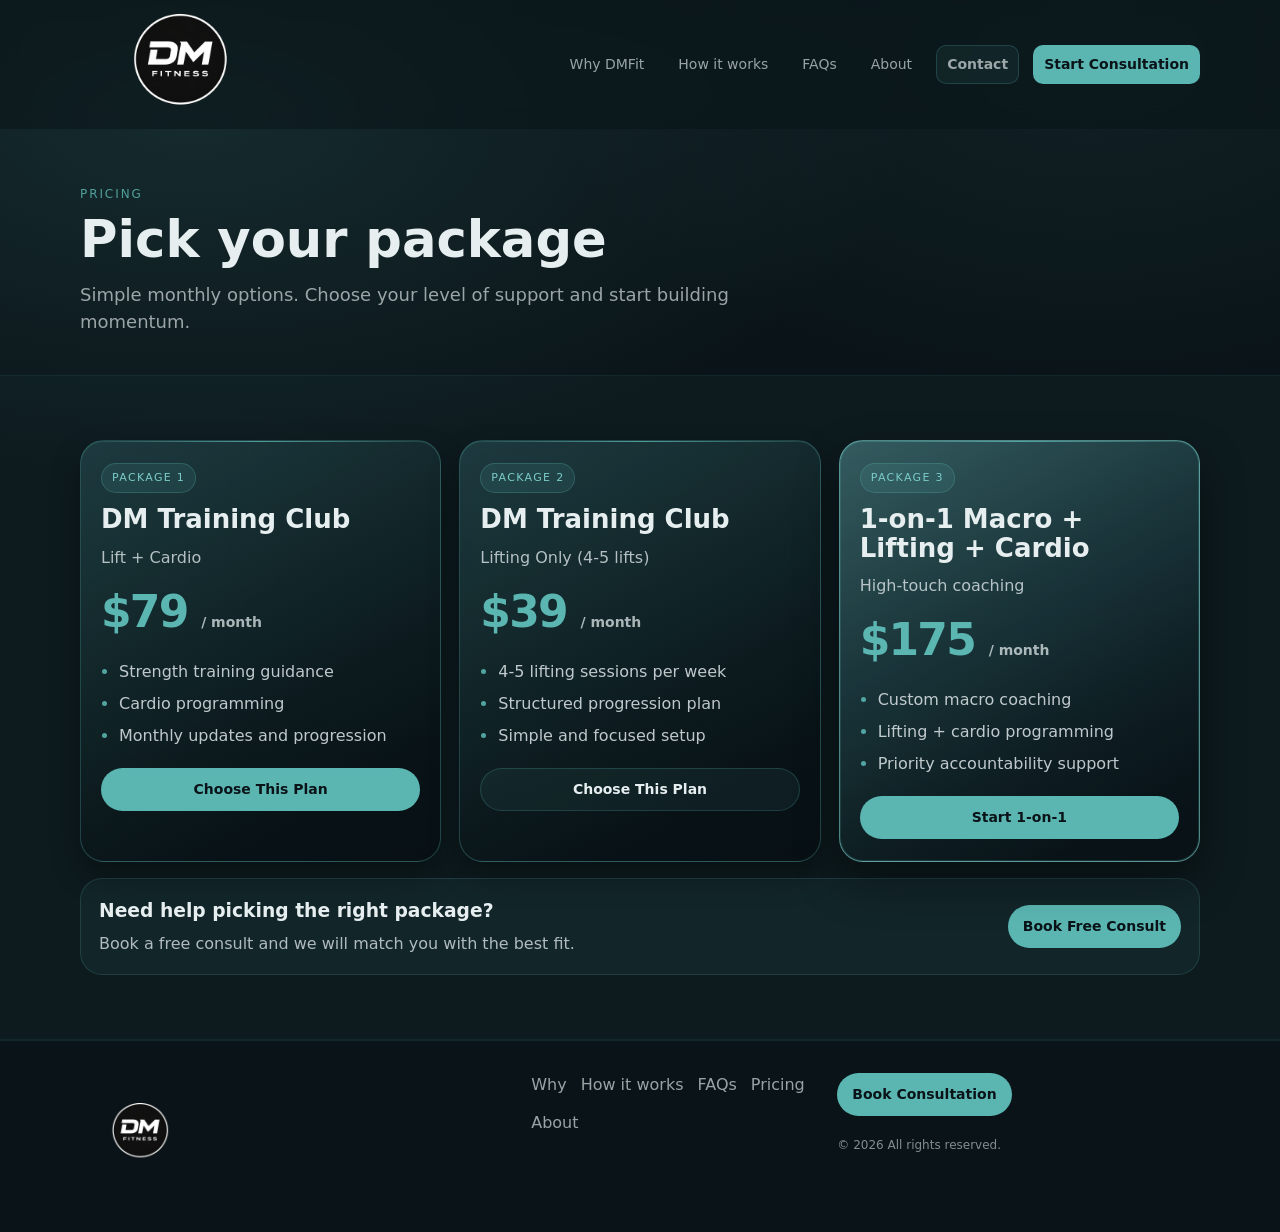
<file: pricing.html>
<!DOCTYPE html>
<html lang="en">
<head>
  <meta charset="UTF-8" />
  <meta name="viewport" content="width=device-width, initial-scale=1.0" />
  <title>Pricing | DM Fit Coaching</title>
  <meta name="description" content="Choose the right DM Fit Coaching package with clear monthly pricing." />
  <link rel="stylesheet" href="styles.css" />
</head>
<body>
  <header class="header header--simple" id="siteHeader">
    <div class="container header__inner">
      <a class="brand" href="index.html" aria-label="DM Fit Coaching Home">
        <img src="assests/diego-log.png" alt="DM Fit Coaching logo" height="200" width="200">
      </a>

      <nav class="nav" aria-label="Primary navigation">
        <a href="index.html#why">Why DMFit</a>
        <a href="index.html#how">How it works</a>
        <a href="index.html#faq">FAQs</a>
        <a href="about.html">About</a>
        <a class="btn btn--ghost" href="contact.html">Contact</a>
        <a class="btn btn--top-button" href="book.html">Start Consultation</a>
      </nav>

      <button class="burger" id="burgerBtn" aria-label="Open menu" aria-expanded="false">
        <span></span><span></span><span></span>
      </button>
    </div>

    <div class="mobile" id="mobileNav" aria-hidden="true">
      <div class="container mobile__inner">
        <a href="index.html#why" class="mobile__link">Why DMFit</a>
        <a href="index.html#how" class="mobile__link">How it works</a>
        <a href="index.html#faq" class="mobile__link">FAQs</a>
        <a href="about.html" class="mobile__link">About</a>
        <a href="contact.html" class="mobile__link">Contact</a>
        <a class="btn btn--primary mobile__cta" href="book.html">Start Consultation</a>
      </div>
    </div>
  </header>

  <main>
    <section class="pageHero">
      <div class="container">
        <p class="eyebrow">PRICING</p>
        <h1>Pick your package</h1>
        <p class="lead">Simple monthly options. Choose your level of support and start building momentum.</p>
      </div>
    </section>

    <section class="section section--alt">
      <div class="container">
        <div class="plansGrid">
          <article class="planCard">
            <p class="planCard__tag">Package 1</p>
            <h2 class="planCard__title">DM Training Club</h2>
            <p class="planCard__subtitle">Lift + Cardio</p>
            <p class="planCard__price">$79 <span>/ month</span></p>
            <ul class="planCard__list">
              <li>Strength training guidance</li>
              <li>Cardio programming</li>
              <li>Monthly updates and progression</li>
            </ul>
            <a class="btn btn--primary btn--wide" href="book.html">Choose This Plan</a>
          </article>

          <article class="planCard">
            <p class="planCard__tag">Package 2</p>
            <h2 class="planCard__title">DM Training Club</h2>
            <p class="planCard__subtitle">Lifting Only (4-5 lifts)</p>
            <p class="planCard__price">$39 <span>/ month</span></p>
            <ul class="planCard__list">
              <li>4-5 lifting sessions per week</li>
              <li>Structured progression plan</li>
              <li>Simple and focused setup</li>
            </ul>
            <a class="btn btn--ghost btn--wide" href="book.html">Choose This Plan</a>
          </article>

          <article class="planCard planCard--featured">
            <p class="planCard__tag">Package 3</p>
            <h2 class="planCard__title">1-on-1 Macro + Lifting + Cardio</h2>
            <p class="planCard__subtitle">High-touch coaching</p>
            <p class="planCard__price">$175 <span>/ month</span></p>
            <ul class="planCard__list">
              <li>Custom macro coaching</li>
              <li>Lifting + cardio programming</li>
              <li>Priority accountability support</li>
            </ul>
            <a class="btn btn--primary btn--wide" href="book.html">Start 1-on-1</a>
          </article>
        </div>

        <div class="ctaBand ctaBand--tight">
          <div>
            <h3>Need help picking the right package?</h3>
            <p>Book a free consult and we will match you with the best fit.</p>
          </div>
          <a class="btn btn--primary" href="book.html">Book Free Consult</a>
        </div>
      </div>
    </section>
  </main>

  <footer class="footer">
    <div class="container footer__inner">
      <div class="footer__brand">
        <a class="footer__logoLink" href="index.html" aria-label="DM Fit Coaching Home">
          <img class="footer__logo" src="assests/diego-log.png" alt="DM Fit Coaching logo" height="120" width="120">
        </a>
      </div>

      <div class="footer__links">
        <a href="index.html#why">Why</a>
        <a href="index.html#how">How it works</a>
        <a href="index.html#faq">FAQs</a>
        <a href="pricing.html">Pricing</a>
        <a href="about.html">About</a>
      </div>

      <div class="footer__cta">
        <a class="btn btn--primary" href="book.html">Book Consultation</a>
        <p class="micro">© <span id="year"></span> All rights reserved.</p>
      </div>
    </div>
  </footer>

  <script src="script.js"></script>
</body>
</html>
</file>
<file: styles.css>
:root{
  --bg: #0a1418;
  --panel: #0f1e24;
  --text: #e6eef0;
  --muted: rgba(230,238,240,0.65);
  --line: rgba(91,182,178,.22);

  /* Cool teal accent */
  --accent: #5BB6B2;
  --accent2: rgba(91,182,178,.16);
  --brand: #5BB6B2;
  --brandHover: #7CCFCC;

  --shadow: 0 18px 60px rgba(0,0,0,.45);
  --radius: 18px;

  --container: 1120px;
}

*{ box-sizing: border-box; }
html{ scroll-behavior: smooth; }
body{
  margin: 0;
  font-family: ui-sans-serif, system-ui, -apple-system, Segoe UI, Roboto, Helvetica, Arial, "Apple Color Emoji","Segoe UI Emoji";
  background: radial-gradient(1200px 600px at 15% 10%, rgba(91,182,178,.14), transparent 60%),
              radial-gradient(1000px 600px at 85% 5%, rgba(91,182,178,.08), transparent 55%),
              var(--bg);
  color: var(--text);
  line-height: 1.5;
}

a{ color: inherit; text-decoration: none; }
a:hover{ opacity: .92; }
img{ max-width: 100%; display:block; }

.container{
  width: min(var(--container), calc(100% - 40px));
  margin: 0 auto;
}

.srOnly{
  position:absolute;
  width:1px;height:1px;
  padding:0;margin:-1px;
  overflow:hidden;clip:rect(0,0,0,0);
  white-space:nowrap;border:0;
}

/* Topbar */
.topbar{
  position: relative;
  overflow: hidden;
  isolation: isolate;
  background: rgba(91,182,178,.06);
  border-bottom: 1px solid var(--line);
}
.topbar::before{
  content: "";
  position: absolute;
  inset: 0;
  pointer-events: none;
  background: linear-gradient(
    105deg,
    transparent 0%,
    rgba(91,182,178,.18) 42%,
    rgba(91,182,178,.22) 50%,
    rgba(91,182,178,.18) 58%,
    transparent 100%
  );
  transform: translateX(-115%);
  animation: topbarSweep 8s ease-in-out infinite;
}
.topbar__inner{
  position: relative;
  z-index: 1;
  display:flex;
  align-items:center;
  justify-content:space-between;
  gap: 16px;
  padding: 10px 0;
  font-size: 13px;
  color: var(--muted);
}
.topbar__inner > span{
  animation: topbarItemIn .55s ease-out both;
}
.topbar__link{
  position: relative;
  display: inline-flex;
  align-items: center;
  color: var(--accent);
  font-weight: 600;
  transition: transform .22s ease, color .22s ease;
  animation: topbarItemIn .7s ease-out both;
}
.topbar__link::after{
  content: "";
  position: absolute;
  left: 0;
  bottom: -2px;
  width: 100%;
  height: 1px;
  background: currentColor;
  transform: scaleX(0);
  transform-origin: left;
  transition: transform .22s ease;
}
.topbar__link:hover{
  transform: translateX(2px);
}
.topbar__link:hover::after{
  transform: scaleX(1);
}

@keyframes topbarSweep{
  0%{ transform: translateX(-115%); }
  45%{ transform: translateX(115%); }
  100%{ transform: translateX(115%); }
}
@keyframes topbarItemIn{
  from{
    opacity: 0;
    transform: translateY(-6px);
  }
  to{
    opacity: 1;
    transform: translateY(0);
  }
}
@keyframes heroFadeIn{
  from{
    opacity: 0;
    transform: translateY(14px);
  }
  to{
    opacity: 1;
    transform: translateY(0);
  }
}
@keyframes heroGlowDrift{
  0%{
    transform: translate3d(0, 0, 0) scale(1);
  }
  100%{
    transform: translate3d(16px, 10px, 0) scale(1.06);
  }
}
@keyframes aboutSnapPulse{
  0%{
    transform: translateY(0) scale(1);
  }
  50%{
    transform: translateY(0) scale(1.03);
  }
  100%{
    transform: translateY(0) scale(1);
  }
}

/* Header */
.header{
  position: sticky;
  top: 0;
  z-index: 50;
  border-bottom: 1px solid transparent;
  background: rgba(10,20,24,.55);
  backdrop-filter: blur(10px);
}
.header.isScrolled{
  border-bottom-color: var(--line);
}
.header__inner{
  display:flex;
  align-items:center;
  justify-content:space-between;
  gap: 18px;
  padding: 14px 0;
  height: 8rem;
}
.brand{
  display:flex;
  align-items:center;
  gap: 10px;
  font-weight: 800;
  letter-spacing: .3px;
}
.header__inner .brand{ margin-right: auto; }
.brand__mark{
  width: 36px; height: 36px;
  display:grid; place-items:center;
  border-radius: 12px;
  background: linear-gradient(135deg, rgba(91,182,178,.28), rgba(91,182,178,.08));
  border: 1px solid rgba(91,182,178,.25);
}
.brand__text{ font-size: 15px; }

.nav{
  display:flex;
  align-items:center;
  gap: 14px;
}
.nav a{
  font-size: 14px;
  color: var(--muted);
  padding: 8px 10px;
  border-radius: 10px;
}
.nav a:hover{
  background: rgba(91,182,178,.08);
  color: var(--text);
}
.nav .isActive{
  color: var(--text);
  background: rgba(91,182,178,.10);
  border: 1px solid rgba(91,182,178,.18);
}

.burger{
  display:none;
  background: transparent;
  border: 0;
  padding: 8px;
  border-radius: 12px;
}
.burger:hover{ background: rgba(91,182,178,.08); }
.burger span{
  display:block;
  width: 22px;
  height: 2px;
  background: var(--text);
  margin: 5px 0;
  border-radius: 2px;
}

.mobile{
  display:none;
  border-top: 1px solid var(--line);
  background: rgba(10,20,24,.92);
}
.mobile__inner{
  display:grid;
  gap: 10px;
  padding: 14px 0 18px;
}
.mobile__link{
  padding: 12px 12px;
  border-radius: 12px;
  border: 1px solid var(--line);
  background: rgba(91,182,178,.06);
}
.mobile__cta{ margin-top: 6px; }

/* Buttons */
.btn{
  display:inline-flex;
  align-items:center;
  justify-content:center;
  gap: 10px;
  padding: 10px 14px;
  border-radius: 999px;
  border: 1px solid transparent;
  font-weight: 700;
  font-size: 14px;
  cursor: pointer;
}
.btn--primary{
  background: var(--brand);
  color: #0a1418;
  border-color: rgba(91,182,178,.35);
}
.btn--top-button{
    color: #0a1418 !important;
    background: var(--brand);
    border-color: rgba(91,182,178,.35);
}
.btn--top-button:hover{
    background: var(--brandHover) !important;
}
.btn--primary:hover{ background: var(--brandHover); }
.btn--ghost{
  background: rgba(91,182,178,.08);
  border-color: var(--line);
  color: var(--text);
}
.btn--ghost:hover{ background: rgba(91,182,178,.12); }
.btn--wide{ width: 100%; }

.iconBtn{
  background: rgba(91,182,178,.12);
  border: 1px solid var(--line);
  color: var(--text);
  border-radius: 12px;
  padding: 8px 10px;
  cursor:pointer;
}

/* Hero */
.hero{
  position: relative;
  overflow: hidden;
  padding: 64px 0 42px;
}
.hero::before,
.hero::after{
  content: "";
  position: absolute;
  pointer-events: none;
  z-index: 0;
}
.hero::before{
  width: 620px;
  height: 620px;
  left: -240px;
  top: -240px;
  background: radial-gradient(circle, rgba(91,182,178,.22) 0%, rgba(91,182,178,0) 66%);
  animation: heroGlowDrift 9s ease-in-out infinite alternate;
}
.hero::after{
  width: 520px;
  height: 520px;
  right: -210px;
  top: -120px;
  background: radial-gradient(circle, rgba(91,182,178,.16) 0%, rgba(91,182,178,0) 64%);
  animation: heroGlowDrift 11s ease-in-out infinite alternate-reverse;
}
.highlight{
  color: #5BB6B2;
  text-shadow: 0 0 20px rgba(91,182,178,.22);
}
.hero__grid{
  position: relative;
  z-index: 1;
  display:grid;
  grid-template-columns: 1.15fr .85fr;
  gap: 34px;
  align-items:center;
}
.hero__copy{
  max-width: 760px;
}
.hero__copy > *{
  opacity: 0;
  transform: translateY(14px);
  animation: heroFadeIn .72s cubic-bezier(.2,.65,.2,1) forwards;
}
.hero__copy > .eyebrow{ animation-delay: .08s; }
.hero__copy > h1{ animation-delay: .18s; }
.hero__copy > .lead{ animation-delay: .30s; }
.hero__copy > .hero__cta{ animation-delay: .44s; }
.eyebrow{
  font-size: 12px;
  letter-spacing: .16em;
  color: rgba(91,182,178,.85);
  margin: 0 0 10px;
}
h1{
  font-size: clamp(34px, 4vw, 56px);
  line-height: 1.05;
  margin: 0 0 14px;
}
.lead{
  font-size: 18px;
  color: var(--muted);
  margin: 0 0 18px;
  max-width: 62ch;
}
.hero__cta{
  display:flex;
  gap: 12px;
  flex-wrap: wrap;
  margin: 12px 0 16px;
}
.hero__cta .btn{
  transition: transform .22s ease, box-shadow .22s ease, filter .22s ease;
}
.hero__cta .btn:hover{
  transform: translateY(-2px);
}
.hero__cta .btn--primary:hover{
  box-shadow: 0 10px 28px rgba(91,182,178,.28);
}
.hero__badges{
  display:flex;
  flex-wrap:wrap;
  gap: 10px;
}
.badge{
  font-size: 13px;
  color: rgba(230,238,240,.85);
  background: rgba(91,182,178,.08);
  border: 1px solid var(--line);
  padding: 8px 10px;
  border-radius: 999px;
}

/* Media Card */
.mediaCard{
  background: linear-gradient(180deg, rgba(91,182,178,.10), rgba(91,182,178,.04));
  border: 1px solid rgba(91,182,178,.18);
  border-radius: var(--radius);
  box-shadow: var(--shadow);
  overflow:hidden;
}
.mediaCard__top{
  display:flex;
  gap: 8px;
  padding: 12px 14px;
  border-bottom: 1px solid rgba(91,182,178,.12);
  background: rgba(0,0,0,.25);
}
.dot{
  width: 10px; height: 10px;
  border-radius: 999px;
  background: rgba(230,238,240,.25);
}
.mediaCard__content{ padding: 16px 16px 18px; }
.stat{
  display:flex;
  align-items:baseline;
  justify-content:space-between;
  gap: 12px;
  padding: 14px;
  border-radius: 16px;
  background: rgba(91,182,178,.08);
  border: 1px solid rgba(91,182,178,.14);
  margin-bottom: 14px;
}
.stat__label{ color: rgba(230,238,240,.75); font-size: 13px; }
.stat__value{ font-weight: 800; }

.chat{ display:grid; gap: 10px; }
.chat__row{ display:flex; }
.chat__row--coach{ justify-content:flex-start; }
.chat__row--client{ justify-content:flex-end; }
.chat__bubble{
  max-width: 85%;
  padding: 10px 12px;
  border-radius: 14px;
  border: 1px solid var(--line);
  background: rgba(91,182,178,.06);
  color: rgba(230,238,240,.85);
  font-size: 13px;
}
.micro{
  font-size: 12px;
  color: rgba(230,238,240,.55);
  margin: 10px 0 0;
}

/* About preview */
.aboutSnap{
  padding: 0 0 14px;
}
.aboutSnap__panel{
  display:grid;
  grid-template-columns: minmax(320px, 44%) 1fr;
  gap: 24px;
  align-items:center;
  padding: 0;
  border: 0;
  background: transparent;
  box-shadow: none;
}
.aboutSnap__media{
  width: 100%;
  max-width: none;
  aspect-ratio: 5 / 6;
  border-radius: var(--radius);
  overflow:hidden;
  border: 0;
  justify-self:stretch;
}
.aboutSnap__media img{
  width: 100%;
  height: 100%;
  object-fit: cover;
  object-position: center;
  transform: scale(1);
  transition: transform .28s ease;
}
@media (hover: hover){
  .aboutSnap__media:hover img{
    transform: scale(1.03);
  }
}
.aboutSnap__copy{
  display:grid;
  align-content:center;
  gap: 12px;
}
.aboutSnap__copy h2{
  margin: 0;
  font-size: clamp(28px, 3vw, 40px);
  letter-spacing: -.02em;
}
.aboutSnap__copy p{
  margin: 0;
  color: var(--muted);
}
.aboutSnap__text{
  display:grid;
  gap: 4px;
}
.aboutSnap__line{
  display:block;
}
.aboutSnap__meta{
  display:flex;
  flex-wrap:wrap;
  gap: 10px;
  margin-top: 4px;
}
.aboutSnap__meta span{
  display:inline-flex;
  align-items:center;
  padding: 8px 10px;
  border-radius: 999px;
  border: 1px solid rgba(91,182,178,.22);
  background: rgba(91,182,178,.10);
  color: rgba(230,238,240,.9);
  font-size: 11px;
  letter-spacing: .08em;
  text-transform: uppercase;
  transition: transform .18s ease, background .22s ease, border-color .22s ease;
}
.aboutSnap__meta span:hover{
  transform: translateY(-2px);
  background: rgba(91,182,178,.14);
  border-color: rgba(91,182,178,.32);
}

/* AboutSnap scroll reveal */
.aboutSnap [data-about-reveal]{
  --about-y: 14px;
  --about-delay: 0ms;
  --about-duration: 420ms;
}
.aboutSnap .aboutSnap__media[data-about-reveal]{
  --about-y: 30px;
  --about-duration: 620ms;
}
.aboutSnap .aboutSnap__copy h2[data-about-reveal]{
  --about-y: 12px;
  --about-duration: 500ms;
  --about-delay: 150ms;
}
.aboutSnap .aboutSnap__line[data-about-reveal]{
  --about-y: 14px;
  --about-delay: calc(70ms + (var(--line-index, 0) * 90ms));
}
.aboutSnap .aboutSnap__meta[data-about-reveal]{
  --about-y: 12px;
  --about-delay: 80ms;
}
.aboutSnap .aboutSnap__copy .hero__cta .btn[data-about-reveal]{
  --about-y: 16px;
}
.aboutSnap .aboutSnap__copy .hero__cta .btn[data-about-reveal]:nth-child(1){
  --about-delay: 70ms;
}
.aboutSnap .aboutSnap__copy .hero__cta .btn[data-about-reveal]:nth-child(2){
  --about-delay: 160ms;
}
.has-js .aboutSnap [data-about-reveal]{
  opacity: 0;
  transform: translateY(var(--about-y));
}
.aboutSnap [data-about-reveal].isVisible{
  opacity: 1;
  transform: translateY(0);
  transition:
    opacity var(--about-duration) ease,
    transform var(--about-duration) cubic-bezier(.22,.61,.36,1);
  transition-delay: var(--about-delay);
}
.aboutSnap .aboutSnap__copy .hero__cta .btn--primary[data-about-reveal].isVisible{
  animation: aboutSnapPulse .66s ease-out 1 260ms;
}

/* Why section head reveal */
.has-js #why .section__head h2,
.has-js #why .section__head p{
  opacity: 0;
  transform: translateY(14px);
}
#why .section__head h2.isVisible,
#why .section__head p.isVisible{
  opacity: 1;
  transform: translateY(0);
  transition: opacity .42s ease, transform .42s ease;
}
#why .section__head p.isVisible{
  transition-delay: 95ms;
}

/* Sections */
.section{
  padding: 64px 0;
}
.section--alt{
  background: rgba(91,182,178,.04);
  border-top: 1px solid rgba(91,182,178,.08);
  border-bottom: 1px solid rgba(91,182,178,.08);
}
.section__head{
  margin-bottom: 22px;
  max-width: 80ch;
}
.section__head h2{
  font-size: 32px;
  margin: 0 0 10px;
  letter-spacing: -.02em;
}
.section__head p{
  margin: 0;
  color: var(--muted);
}

/* Cards */
.cards{
  display:grid;
  grid-template-columns: repeat(3, 1fr);
  gap: 16px;
}
.card{
  background: rgba(91,182,178,.06);
  border: 1px solid var(--line);
  border-radius: var(--radius);
  padding: 18px;
}
.card h3{ margin: 0 0 8px; }
.card p{ margin: 0; color: var(--muted); }
.card--flat{ background: rgba(91,182,178,.04); }

/* Pillar cards (index why section) */
.cards--pillars{
  --pillar-gap: 16px;
  grid-template-columns: repeat(4, minmax(0, 1fr));
  gap: var(--pillar-gap);
}
#why .cards--pillars .card{
  position: relative;
  overflow: visible;
  padding: 16px 16px 18px;
  border-radius: 18px;
  border: 1px solid rgba(91,182,178,.16);
  background:
    radial-gradient(120% 120% at 100% 0%, rgba(91,182,178,.10), transparent 58%),
    linear-gradient(170deg, rgba(91,182,178,.08), rgba(91,182,178,.03));
}
#why .cards--pillars .card h3{
  margin: 0 0 8px;
  line-height: 1.15;
}
#why .cards--pillars .card p{
  color: rgba(230,238,240,.76);
}
#why .cards--pillars .card:not(:last-child)::after{
  content: "";
  position: absolute;
  top: 35px;
  left: calc(100% + 2px);
  width: calc(var(--pillar-gap) - 4px);
  height: 1px;
  background: linear-gradient(90deg, rgba(91,182,178,.56), rgba(91,182,178,.14));
}
#why .cards--pillars .card:not(:last-child)::before{
  content: "";
  position: absolute;
  top: 32px;
  left: calc(100% + var(--pillar-gap) - 3px);
  width: 7px;
  height: 7px;
  border-radius: 999px;
  background: rgba(91,182,178,.92);
  box-shadow: 0 0 0 2px rgba(10,20,24,.88), 0 0 14px rgba(91,182,178,.44);
}
.pillarTop{
  display:flex;
  align-items:center;
  gap: 8px;
  margin-bottom: 12px;
  color: rgba(91,182,178,.95);
}
.pillarTop svg{
  width: 20px;
  height: 20px;
  color: currentColor;
  flex: 0 0 auto;
}
.pillarNum{
  font-size: 17px;
  line-height: 1;
  font-weight: 900;
  letter-spacing: .08em;
}
.pillarLine{
  height: 1px;
  flex: 1;
  background: linear-gradient(90deg, rgba(91,182,178,.82), rgba(91,182,178,.16));
}

/* Why section reveal */
#why .cards .card{
  --why-x: -60px;
  --why-y: 0px;
  --why-delay: 0ms;
}
#why .cards .card:nth-child(even){
  --why-x: 60px;
}
.has-js #why .cards .card{
  opacity: 0;
  transform: translate(var(--why-x), var(--why-y));
}
#why .cards .card.isVisible{
  opacity: 1;
  transform: translate(0, 0);
  transition: opacity .58s ease-out, transform .58s ease-out;
  transition-delay: var(--why-delay);
}
@media (min-width: 981px){
  #why .cards--pillars .card{
    --why-x: 0px;
    --why-y: 14px;
  }
}

/* Steps */
.steps{
  display:grid;
  gap: 12px;
}
.step{
  --how-step-delay: 0ms;
  display:flex;
  gap: 14px;
  padding: 16px;
  border-radius: var(--radius);
  background: rgba(91,182,178,.06);
  border: 1px solid var(--line);
}
#how .step{
  transition: opacity .56s ease-out, transform .56s ease-out;
  transition-delay: var(--how-step-delay);
}
.has-js #how .step{
  opacity: 0;
  transform: translateY(20px);
}
#how .step.isVisible{
  opacity: 1;
  transform: translateY(0);
}
.step__num{
  width: 34px; height: 34px;
  border-radius: 12px;
  display:grid; place-items:center;
  background: rgba(91,182,178,.10);
  border: 1px solid rgba(91,182,178,.18);
  color: var(--accent);
  font-weight: 900;
}
.step__body h3{ margin: 0 0 4px; }
.step__body p{ margin: 0; color: var(--muted); }

/* Callout */
.callout{
  position: relative;
  overflow: hidden;
  margin-top: 18px;
  display:grid;
  grid-template-columns: 1fr .55fr;
  gap: 16px;
  padding: 18px;
  border-radius: calc(var(--radius) + 4px);
  background: linear-gradient(138deg, rgba(91,182,178,.14), rgba(91,182,178,.05));
  border: 1px solid rgba(91,182,178,.16);
  box-shadow:
    0 10px 24px rgba(0,0,0,.22),
    inset 0 1px 0 rgba(91,182,178,.08);
  transition:
    transform .26s ease,
    border-color .26s ease,
    box-shadow .26s ease,
    background .26s ease;
}
#how .callout::before{
  content: "";
  position: absolute;
  pointer-events: none;
  width: 280px;
  height: 280px;
  right: -120px;
  top: -145px;
  background: radial-gradient(circle, rgba(91,182,178,.20) 0%, rgba(91,182,178,0) 70%);
  opacity: .55;
  transition: opacity .26s ease, transform .26s ease;
}
#how .callout h3,
#how .callout .checklist li,
#how .callout .priceTag,
#how .callout .callout__cta .btn{
  --callout-item-delay: 0ms;
}
.has-js #how .callout h3,
.has-js #how .callout .checklist li,
.has-js #how .callout .priceTag,
.has-js #how .callout .callout__cta .btn{
  opacity: 0;
  transform: translateY(10px);
}
#how .callout h3{ --callout-item-delay: 70ms; }
#how .callout .checklist li:nth-child(1){ --callout-item-delay: 140ms; }
#how .callout .checklist li:nth-child(2){ --callout-item-delay: 210ms; }
#how .callout .checklist li:nth-child(3){ --callout-item-delay: 280ms; }
#how .callout .checklist li:nth-child(4){ --callout-item-delay: 350ms; }
#how .callout .checklist li:nth-child(5){ --callout-item-delay: 420ms; }
#how .callout .priceTag{ --callout-item-delay: 490ms; }
#how .callout .callout__cta .btn:nth-of-type(1){ --callout-item-delay: 560ms; }
#how .callout .callout__cta .btn:nth-of-type(2){ --callout-item-delay: 630ms; }
#how .callout.isVisible h3,
#how .callout.isVisible .checklist li,
#how .callout.isVisible .priceTag,
#how .callout.isVisible .callout__cta .btn{
  opacity: 1;
  transform: translateY(0);
  transition:
    opacity .44s ease-out,
    transform .44s cubic-bezier(.22,.61,.36,1);
  transition-delay: var(--callout-item-delay);
}
#how .callout .checklist li{
  margin: 8px 0;
  padding: 6px 10px;
  border-radius: 12px;
  border: 1px solid rgba(91,182,178,0);
  background: rgba(91,182,178,0);
  transition:
    transform .22s ease,
    color .22s ease,
    border-color .22s ease,
    background .22s ease;
}
#how .callout .checklist li::marker{
  color: rgba(91,182,178,.88);
}
#how .callout .priceTag{
  background: linear-gradient(165deg, rgba(10,20,24,.32), rgba(8,14,18,.20));
  transition:
    transform .24s ease,
    border-color .24s ease,
    box-shadow .24s ease,
    background .24s ease;
}
#how .callout .priceTag__amount{
  transition: text-shadow .24s ease;
}
@media (hover: hover){
  #how .callout:hover{
    transform: translateY(-3px);
    border-color: rgba(91,182,178,.28);
    background: linear-gradient(138deg, rgba(91,182,178,.20), rgba(91,182,178,.07));
    box-shadow:
      0 16px 34px rgba(0,0,0,.32),
      inset 0 1px 0 rgba(91,182,178,.14);
  }
  #how .callout:hover::before{
    opacity: .88;
    transform: translateY(-6px);
  }
  #how .callout .checklist li:hover{
    transform: translateX(4px);
    color: rgba(230,238,240,.95);
    border-color: rgba(91,182,178,.24);
    background: rgba(91,182,178,.10);
  }
  #how .callout .priceTag:hover{
    transform: translateY(-2px);
    border-color: rgba(91,182,178,.34);
    background: linear-gradient(165deg, rgba(91,182,178,.14), rgba(6,6,6,.28));
    box-shadow:
      0 12px 24px rgba(0,0,0,.30),
      inset 0 1px 0 rgba(91,182,178,.14);
  }
  #how .callout .priceTag:hover .priceTag__amount{
    text-shadow: 0 0 16px rgba(91,182,178,.26);
  }
}
.checklist{
  margin: 10px 0 0;
  padding-left: 18px;
  color: rgba(230,238,240,.82);
}
.checklist li{ margin: 8px 0; }
.callout__cta{
  display:grid;
  gap: 10px;
  align-content:start;
}
.priceTag{
  border-radius: var(--radius);
  background: rgba(0,0,0,.22);
  border: 1px solid rgba(91,182,178,.18);
  padding: 16px;
  text-align:center;
}
.priceTag__amount{
  font-size: 40px;
  font-weight: 900;
  letter-spacing: -0.04em;
}
.priceTag__term{ color: var(--muted); }

/* Reviews */
.reviews__grid{
  display:grid;
  grid-template-columns: repeat(3, 1fr);
  gap: 16px;
}
.reviewCard{
  display:grid;
  gap: 14px;
  align-content:start;
  padding: 22px 20px;
  border-radius: var(--radius);
  border: 1px solid rgba(91,182,178,.16);
  background: linear-gradient(160deg, rgba(91,182,178,.09), rgba(91,182,178,.03));
  transition: transform .22s ease, border-color .22s ease, box-shadow .22s ease;
}
.reviewCard:hover{
  transform: translateY(-4px);
  border-color: rgba(91,182,178,.28);
  box-shadow: 0 14px 30px rgba(0,0,0,.28);
}
.reviewCard__stars{
  color: #5BB6B2;
  font-size: 18px;
  letter-spacing: 2px;
}
.reviewCard__quote{
  margin: 0;
  color: rgba(230,238,240,.82);
  font-size: 15px;
  line-height: 1.6;
  font-style: italic;
}
.reviewCard__footer{
  display:flex;
  align-items:center;
  gap: 12px;
  margin-top: 4px;
  padding-top: 14px;
  border-top: 1px solid rgba(91,182,178,.10);
}
.reviewCard__avatar{
  width: 38px;
  height: 38px;
  border-radius: 999px;
  background: rgba(91,182,178,.14);
  border: 1px solid rgba(91,182,178,.24);
  color: var(--accent);
  display:grid;
  place-items:center;
  font-size: 12px;
  font-weight: 800;
  letter-spacing: .04em;
  flex: 0 0 auto;
}
.reviewCard__name{
  font-weight: 700;
  font-size: 14px;
}
.reviewCard__meta{
  font-size: 12px;
  color: var(--muted);
}

@media (max-width: 980px){
  .reviews__grid{ grid-template-columns: 1fr; }
}

/* FAQ */
.faq{
  border-radius: var(--radius);
  overflow:hidden;
  border: 1px solid var(--line);
  background: rgba(91,182,178,.04);
}
.faq__q{
  width: 100%;
  text-align:left;
  padding: 16px 16px;
  display:flex;
  align-items:center;
  justify-content:space-between;
  gap: 12px;
  background: transparent;
  border: 0;
  color: var(--text);
  cursor:pointer;
  font-weight: 750;
  border-bottom: 1px solid rgba(91,182,178,.08);
}
.faq__q:hover{ background: rgba(91,182,178,.06); }
.faq__icon{ color: var(--accent); font-weight: 900; }
.faq__a{
  display:none;
  padding: 0 16px 16px;
  color: var(--muted);
}
.faq__q[aria-expanded="true"] + .faq__a{
  display:block;
}

/* CTA band */
.ctaBand{
  margin-top: 22px;
  display:flex;
  align-items:center;
  justify-content:space-between;
  gap: 14px;
  padding: 18px;
  border-radius: calc(var(--radius) + 4px);
  border: 1px solid rgba(91,182,178,.18);
  background: rgba(91,182,178,.08);
}
.ctaBand--tight{ margin-top: 16px; }
.ctaBand h3{ margin: 0 0 6px; }
.ctaBand p{ margin: 0; color: rgba(230,238,240,.75); }

/* Lead box */
.leadBox{
  display:flex;
  align-items:center;
  justify-content:space-between;
  gap: 16px;
  padding: 18px;
  border-radius: calc(var(--radius) + 4px);
  border: 1px solid rgba(91,182,178,.18);
  background: rgba(91,182,178,.06);
}
.leadBox__copy h2{ margin: 0 0 6px; }
.leadBox__copy p{ margin: 0; color: var(--muted); }
.leadBox__form{
  display:flex;
  gap: 10px;
  align-items:center;
  flex-wrap: wrap;
}
.leadBox__form input{
  height: 42px;
  min-width: 240px;
  padding: 0 12px;
  border-radius: 999px;
  border: 1px solid var(--line);
  background: rgba(0,0,0,.25);
  color: var(--text);
  outline: none;
}
.leadBox__form input:focus{
  border-color: rgba(91,182,178,.35);
  box-shadow: 0 0 0 4px rgba(91,182,178,.10);
}
.formMsg{ margin: 8px 0 0; color: rgba(91,182,178,.95); font-size: 13px; width: 100%; }

/* Page hero */
.pageHero{
  padding: 56px 0 22px;
}
.pageHero__grid{
  display:grid;
  grid-template-columns: 1.05fr .95fr;
  gap: 24px;
  align-items:center;
}

/* Portrait placeholder */
.portrait__frame{
  height: 320px;
  border-radius: var(--radius);
  overflow: hidden;
  border: 1px solid rgba(91,182,178,.18);
  background:
    radial-gradient(800px 400px at 20% 20%, rgba(91,182,178,.12), transparent 60%),
    rgba(91,182,178,.06);
}
.portrait__frame img{
  width: 100%;
  height: 100%;
  object-fit: cover;
  object-position: center;
}

/* Embed */
.embedCard{
  padding: 18px;
  border-radius: calc(var(--radius) + 4px);
  border: 1px solid rgba(91,182,178,.18);
  background: rgba(91,182,178,.06);
}
.embedCard__title{ margin: 0 0 8px; }
.embed{
  margin-top: 14px;
  border-radius: var(--radius);
  overflow:hidden;
  border: 1px solid var(--line);
  background: rgba(0,0,0,.25);
}
.embed iframe{
  width: 100%;
  height: 720px;
  border: 0;
}

/* Pricing */
.plansGrid{
  display:grid;
  grid-template-columns: repeat(3, 1fr);
  gap: 18px;
}
.planCard{
  position: relative;
  overflow: hidden;
  display:grid;
  gap: 12px;
  align-content:start;
  padding: 22px 20px;
  border-radius: calc(var(--radius) + 6px);
  border: 1px solid rgba(91,182,178,.30);
  background:
    linear-gradient(148deg, rgba(91,182,178,.20) 0%, rgba(91,182,178,.10) 36%, rgba(91,182,178,.03) 62%, rgba(91,182,178,0) 80%),
    linear-gradient(166deg, rgba(14,28,34,.96) 0%, rgba(10,22,26,.95) 54%, rgba(8,16,20,.94) 100%);
  box-shadow:
    0 14px 30px rgba(0,0,0,.30),
    inset 0 1px 0 rgba(91,182,178,.10);
  transition: transform .22s ease, border-color .22s ease, box-shadow .22s ease;
}
.planCard::before{
  content: "";
  position: absolute;
  left: 0;
  right: 0;
  top: 0;
  height: 1px;
  background: linear-gradient(90deg, rgba(91,182,178,0), rgba(91,182,178,.78), rgba(91,182,178,0));
  pointer-events: none;
}
.planCard:hover{
  transform: translateY(-4px);
  border-color: rgba(91,182,178,.46);
  box-shadow:
    0 18px 38px rgba(0,0,0,.36),
    inset 0 1px 0 rgba(91,182,178,.18);
}
.planCard--featured{
  border-color: rgba(124,207,204,.60);
  background:
    linear-gradient(148deg, rgba(124,207,204,.34) 0%, rgba(91,182,178,.18) 40%, rgba(91,182,178,.06) 66%, rgba(91,182,178,0) 86%),
    linear-gradient(166deg, rgba(15,32,40,.98) 0%, rgba(11,24,30,.96) 52%, rgba(9,18,22,.94) 100%);
  box-shadow:
    0 20px 44px rgba(0,0,0,.40),
    0 0 0 1px rgba(91,182,178,.18) inset;
}
.planCard__tag{
  margin: 0;
  font-size: 11px;
  letter-spacing: .12em;
  text-transform: uppercase;
  color: rgba(124,207,204,.98);
  width: fit-content;
  padding: 6px 10px;
  border-radius: 999px;
  border: 1px solid rgba(91,182,178,.26);
  background: rgba(91,182,178,.12);
}
.planCard__title{
  margin: 0;
  font-size: 26px;
  line-height: 1.1;
}
.planCard__subtitle{
  margin: 0;
  color: rgba(230,238,240,.76);
}
.planCard__price{
  margin: 8px 0 0;
  font-size: 44px;
  line-height: 1;
  font-weight: 900;
  letter-spacing: -.04em;
  color: var(--accent);
}
.planCard__price span{
  font-size: 14px;
  font-weight: 700;
  letter-spacing: 0;
  color: rgba(230,238,240,.72);
}
.planCard__list{
  margin: 6px 0 0;
  padding-left: 18px;
  color: rgba(230,238,240,.82);
}
.planCard__list li{
  margin: 8px 0;
}
.planCard__list li::marker{
  color: rgba(91,182,178,.88);
}

/* Contact */
.contactGrid{
  display:grid;
  grid-template-columns: 1.1fr .9fr;
  gap: 16px;
}
.contactCard{
  padding: 18px;
  border-radius: calc(var(--radius) + 4px);
  border: 1px solid rgba(91,182,178,.18);
  background: rgba(91,182,178,.06);
}
.form{ margin-top: 14px; display:grid; gap: 12px; }
.field{ display:grid; gap: 6px; }
.field label{ font-size: 13px; color: rgba(230,238,240,.75); }
.field input, .field select, .field textarea{
  border-radius: 14px;
  border: 1px solid var(--line);
  background: rgba(0,0,0,.25);
  color: var(--text);
  padding: 12px 12px;
  outline: none;
}
.field textarea{ resize: vertical; min-height: 120px; }
.field input:focus, .field select:focus, .field textarea:focus{
  border-color: rgba(91,182,178,.35);
  box-shadow: 0 0 0 4px rgba(91,182,178,.10);
}
.contactAside{ display:grid; gap: 12px; }

/* Contact info panel */
.contactInfo{
  position: sticky;
  top: 100px;
  display: grid;
  gap: 28px;
  padding: 32px;
  border-radius: var(--radius);
  border: 1px solid rgba(91,182,178,.14);
  background: linear-gradient(160deg, rgba(91,182,178,.07), rgba(91,182,178,.02));
}
.contactInfo__heading{
  margin: 0;
  font-size: clamp(20px, 2.4vw, 26px);
  line-height: 1.2;
  letter-spacing: -.02em;
}
.contactInfo__body{
  margin: 0;
  color: var(--muted);
  font-size: 15px;
  line-height: 1.75;
}
.contactInfo__list{
  list-style: none;
  margin: 0;
  padding: 0;
  display: grid;
  gap: 0;
  border-top: 1px solid rgba(91,182,178,.10);
}
.contactInfo__list li{
  display: flex;
  align-items: center;
  gap: 12px;
  padding: 12px 0;
  font-size: 14px;
  color: rgba(230,238,240,.82);
  border-bottom: 1px solid rgba(91,182,178,.08);
}
.contactInfo__icon{
  width: 24px;
  height: 24px;
  display: grid;
  place-items: center;
  border-radius: 8px;
  background: rgba(91,182,178,.10);
  border: 1px solid rgba(91,182,178,.18);
  color: var(--accent);
  font-size: 9px;
  flex: 0 0 auto;
}

/* Modal */
.modal{
  position: fixed;
  inset: 0;
  display:none;
  z-index: 100;
  pointer-events: none;
}
.modal.isVisible{ display:block; }
.modal.isOpen{ pointer-events: auto; }
.modal.isClosing{ pointer-events: none; }
.modal__backdrop{
  position:absolute;
  inset:0;
  background: rgba(0,0,0,.62);
  opacity: 0;
  transition: opacity .24s ease;
}
.modal__panel{
  position: relative;
  width: min(560px, calc(100% - 28px));
  margin: 70px auto;
  border-radius: calc(var(--radius) + 6px);
  border: 1px solid rgba(91,182,178,.18);
  background: rgba(10,20,24,.96);
  box-shadow: var(--shadow);
  overflow:hidden;
  transform-origin: center 20%;
  will-change: transform, opacity;
  opacity: 0;
  transform: translateY(20px) scale(.88);
  transition: opacity .26s ease, transform .34s cubic-bezier(.16,.8,.2,1);
}
.modal.isOpen .modal__backdrop{
  opacity: 1;
}
.modal.isOpen .modal__panel{
  opacity: 1;
  transform: translateY(0) scale(1);
}
.modal__head{
  display:flex;
  align-items:center;
  justify-content:space-between;
  padding: 14px 16px;
  border-bottom: 1px solid rgba(91,182,178,.12);
}
.modal__head h3{ margin: 0; }
.modal__body{ padding: 16px; }

.pricingCard{
  border-radius: var(--radius);
  border: 1px solid rgba(91,182,178,.18);
  background: rgba(91,182,178,.06);
  padding: 16px;
}
.pricingCard__top{
  display:flex;
  align-items:baseline;
  justify-content:space-between;
  gap: 12px;
  border-bottom: 1px solid rgba(91,182,178,.12);
  padding-bottom: 12px;
  margin-bottom: 12px;
}
.pricingCard__price{
  margin: 0;
  font-size: 28px;
  font-weight: 900;
}
.pricingCard__price span{
  font-size: 14px;
  font-weight: 700;
  color: var(--muted);
}

/* Quiz modal */
.quiz__panel{
  position: relative;
  width: min(620px, calc(100% - 32px));
  margin: 80px auto;
  border-radius: calc(var(--radius) + 6px);
  border: 1px solid rgba(91,182,178,.18);
  background: rgba(10,20,24,.98);
  box-shadow: var(--shadow);
  overflow: hidden;
}
.quiz__bar{
  height: 3px;
  background: rgba(91,182,178,.10);
}
.quiz__barFill{
  height: 100%;
  width: 0%;
  background: var(--accent);
  transition: width .4s cubic-bezier(.22,.61,.36,1);
}
.quiz__close{
  position: absolute;
  top: 14px;
  right: 14px;
  background: rgba(91,182,178,.08);
  border: 1px solid var(--line);
  color: var(--text);
  border-radius: 10px;
  padding: 6px 10px;
  cursor: pointer;
  font-size: 13px;
  line-height: 1;
  z-index: 2;
}
.quiz__body{
  overflow: hidden;
  width: 100%;
}
.quiz__slides{
  display: flex;
  width: 100%;
  will-change: transform;
  transition: transform .38s cubic-bezier(.4,0,.2,1);
}
.quiz__slide{
  flex: 0 0 100%;
  min-width: 0;
  width: 100%;
  padding: 44px 52px 52px;
  display: grid;
  gap: 28px;
  box-sizing: border-box;
}
.quiz__label{
  margin: 0;
  font-size: 11px;
  letter-spacing: .14em;
  text-transform: uppercase;
  color: var(--accent);
}
.quiz__q{
  margin: 0;
  font-size: clamp(18px, 3vw, 26px);
  font-weight: 700;
  line-height: 1.25;
  letter-spacing: -.02em;
}
.quiz__options{
  display: grid;
  gap: 10px;
}
.quiz__opt{
  width: 100%;
  text-align: left;
  padding: 15px 20px;
  border-radius: 12px;
  border: 1px solid rgba(91,182,178,.15);
  background: transparent;
  color: rgba(230,238,240,.82);
  font-size: 15px;
  font-weight: 500;
  cursor: pointer;
  transition: border-color .15s ease, background .15s ease, color .15s ease;
}
.quiz__opt:hover{
  border-color: rgba(91,182,178,.5);
  background: rgba(91,182,178,.08);
  color: var(--text);
}
.quiz__result{
  gap: 20px;
}
.quiz__resultText{
  margin: 0;
  color: var(--muted);
  font-size: 15px;
  line-height: 1.7;
}
.quiz__resultAnswers{
  display: flex;
  flex-wrap: wrap;
  gap: 8px;
}
.quiz__tag{
  font-size: 12px;
  padding: 5px 12px;
  border-radius: 999px;
  border: 1px solid rgba(91,182,178,.22);
  background: rgba(91,182,178,.08);
  color: rgba(91,182,178,.9);
}
@media (max-width: 600px){
  .quiz__panel{
    width: calc(100vw - 24px);
    margin-left: .6rem;
    margin-right: auto;
  }
  .quiz__slide{ padding: 28px 18px 32px; gap: 18px; }
  .quiz__opt{ padding: 12px 14px; font-size: 14px; }
  .quiz__close{ top: 10px; right: 10px; }
}

/* Index pricing modal text reveal */
#pricingModal .pricingCard > *,
#pricingModal .pricingCard .checklist li,
#pricingModal .micro{
  opacity: 0;
  transform: translateY(10px);
}
#pricingModal .pricingCard > *,
#pricingModal .pricingCard .checklist li,
#pricingModal .micro{
  --pricing-modal-delay: 0ms;
}
#pricingModal .pricingCard__top{ --pricing-modal-delay: 60ms; }
#pricingModal .pricingCard .checklist{ --pricing-modal-delay: 140ms; }
#pricingModal .pricingCard .checklist li:nth-child(1){ --pricing-modal-delay: 190ms; }
#pricingModal .pricingCard .checklist li:nth-child(2){ --pricing-modal-delay: 250ms; }
#pricingModal .pricingCard .checklist li:nth-child(3){ --pricing-modal-delay: 310ms; }
#pricingModal .pricingCard .checklist li:nth-child(4){ --pricing-modal-delay: 370ms; }
#pricingModal .pricingCard .checklist li:nth-child(5){ --pricing-modal-delay: 430ms; }
#pricingModal .pricingCard .checklist li:nth-child(6){ --pricing-modal-delay: 490ms; }
#pricingModal .pricingCard .btn{ --pricing-modal-delay: 560ms; }
#pricingModal .micro{ --pricing-modal-delay: 620ms; }
#pricingModal.isOpen .pricingCard > *,
#pricingModal.isOpen .pricingCard .checklist li,
#pricingModal.isOpen .micro{
  opacity: 1;
  transform: translateY(0);
  transition:
    opacity .42s ease-out,
    transform .42s cubic-bezier(.22,.61,.36,1);
  transition-delay: var(--pricing-modal-delay);
}

/* Footer */
.footer{
  border-top: 1px solid rgba(91,182,178,.12);
  padding: 32px 0;
}
.footer__inner{
  display:grid;
  grid-template-columns: 1.2fr .8fr 1fr;
  gap: 16px;
  align-items:start;
}
.footer__links{
  display:flex;
  flex-wrap: wrap;
  align-items:center;
  gap: 14px;
  color: var(--muted);
}
.footer__logoLink{
  display:inline-flex;
  align-items:center;
}
.footer__logo{
  width: 120px;
  height: auto;
}
.footer__cta{ display:grid; gap: 10px; justify-items:start; }

@media (max-width: 1200px){
  .cards--pillars{
    grid-template-columns: repeat(2, minmax(0, 1fr));
  }
  #why .cards--pillars .card::before,
  #why .cards--pillars .card::after{
    display:none;
  }
}

/* Responsive */
@media (max-width: 980px){
  .nav{ display:none; }
  .burger{ display:block; }
  .mobile.isOpen{ display:block; }

  .hero__grid{ grid-template-columns: 1fr; }
  .aboutSnap__panel{ grid-template-columns: 1fr; padding: 0; }
  .aboutSnap__media{ width: 100%; max-width: none; justify-self:stretch; }
  .plansGrid{ grid-template-columns: 1fr; }
  .cards{ grid-template-columns: 1fr; }
  .cards--pillars{
    gap: 34px;
    justify-items: center;
  }
  #why .cards--pillars .card{
    width: min(100%, 560px);
    min-height: 190px;
  }
  #why .cards--pillars .card:not(:last-child)::after{
    display:block;
    top: calc(100% + 6px);
    left: 50%;
    transform: translateX(-50%);
    width: 1px;
    height: 22px;
    background: linear-gradient(180deg, rgba(91,182,178,.58), rgba(91,182,178,.18));
  }
  #why .cards--pillars .card:not(:last-child)::before{
    display:block;
    top: calc(100% + 28px);
    left: 50%;
    transform: translateX(-50%);
  }

  .callout{ grid-template-columns: 1fr; }
  #how .callout > :first-child{ order: 2; }
  #how .callout .callout__cta{ order: 1; }
  .contactGrid{ grid-template-columns: 1fr; }
  .footer__inner{ grid-template-columns: 1fr; }
  .pageHero__grid{ grid-template-columns: 1fr; }
  .leadBox{ flex-direction: column; align-items: stretch; }
  .leadBox__form input{ flex: 1; min-width: 0; }
}

@media (prefers-reduced-motion: reduce){
  html{ scroll-behavior: auto; }
  .topbar::before{ animation: none; }
  .topbar__inner > span,
  .topbar__link{
    animation: none;
  }
  .topbar__link,
  .topbar__link::after{
    transition: none;
  }
  .hero::before,
  .hero::after{
    animation: none;
  }
  .hero__copy > *{
    opacity: 1;
    transform: none;
    animation: none;
  }
  .hero__cta .btn{
    transition: none;
  }
  .aboutSnap [data-about-reveal]{
    opacity: 1;
    transform: none;
    transition: none;
    animation: none;
  }
  #why .section__head h2,
  #why .section__head p{
    opacity: 1;
    transform: none;
    transition: none;
    animation: none;
  }
  #why .cards .card{
    opacity: 1;
    transform: none;
    transition: none;
  }
  #how .step{
    opacity: 1;
    transform: none;
    transition: none;
  }
  #how .callout h3,
  #how .callout .checklist li,
  #how .callout .priceTag,
  #how .callout .callout__cta .btn{
    opacity: 1;
    transform: none;
    transition: none;
    animation: none;
  }
  #how .callout,
  #how .callout::before{
    transition: none;
    transform: none;
  }
  #pricingModal .pricingCard > *,
  #pricingModal .pricingCard .checklist li,
  #pricingModal .micro{
    opacity: 1;
    transform: none;
    transition: none;
    animation: none;
  }
  .modal__backdrop,
  .modal__panel{
    transition: none;
  }
}
</file>
